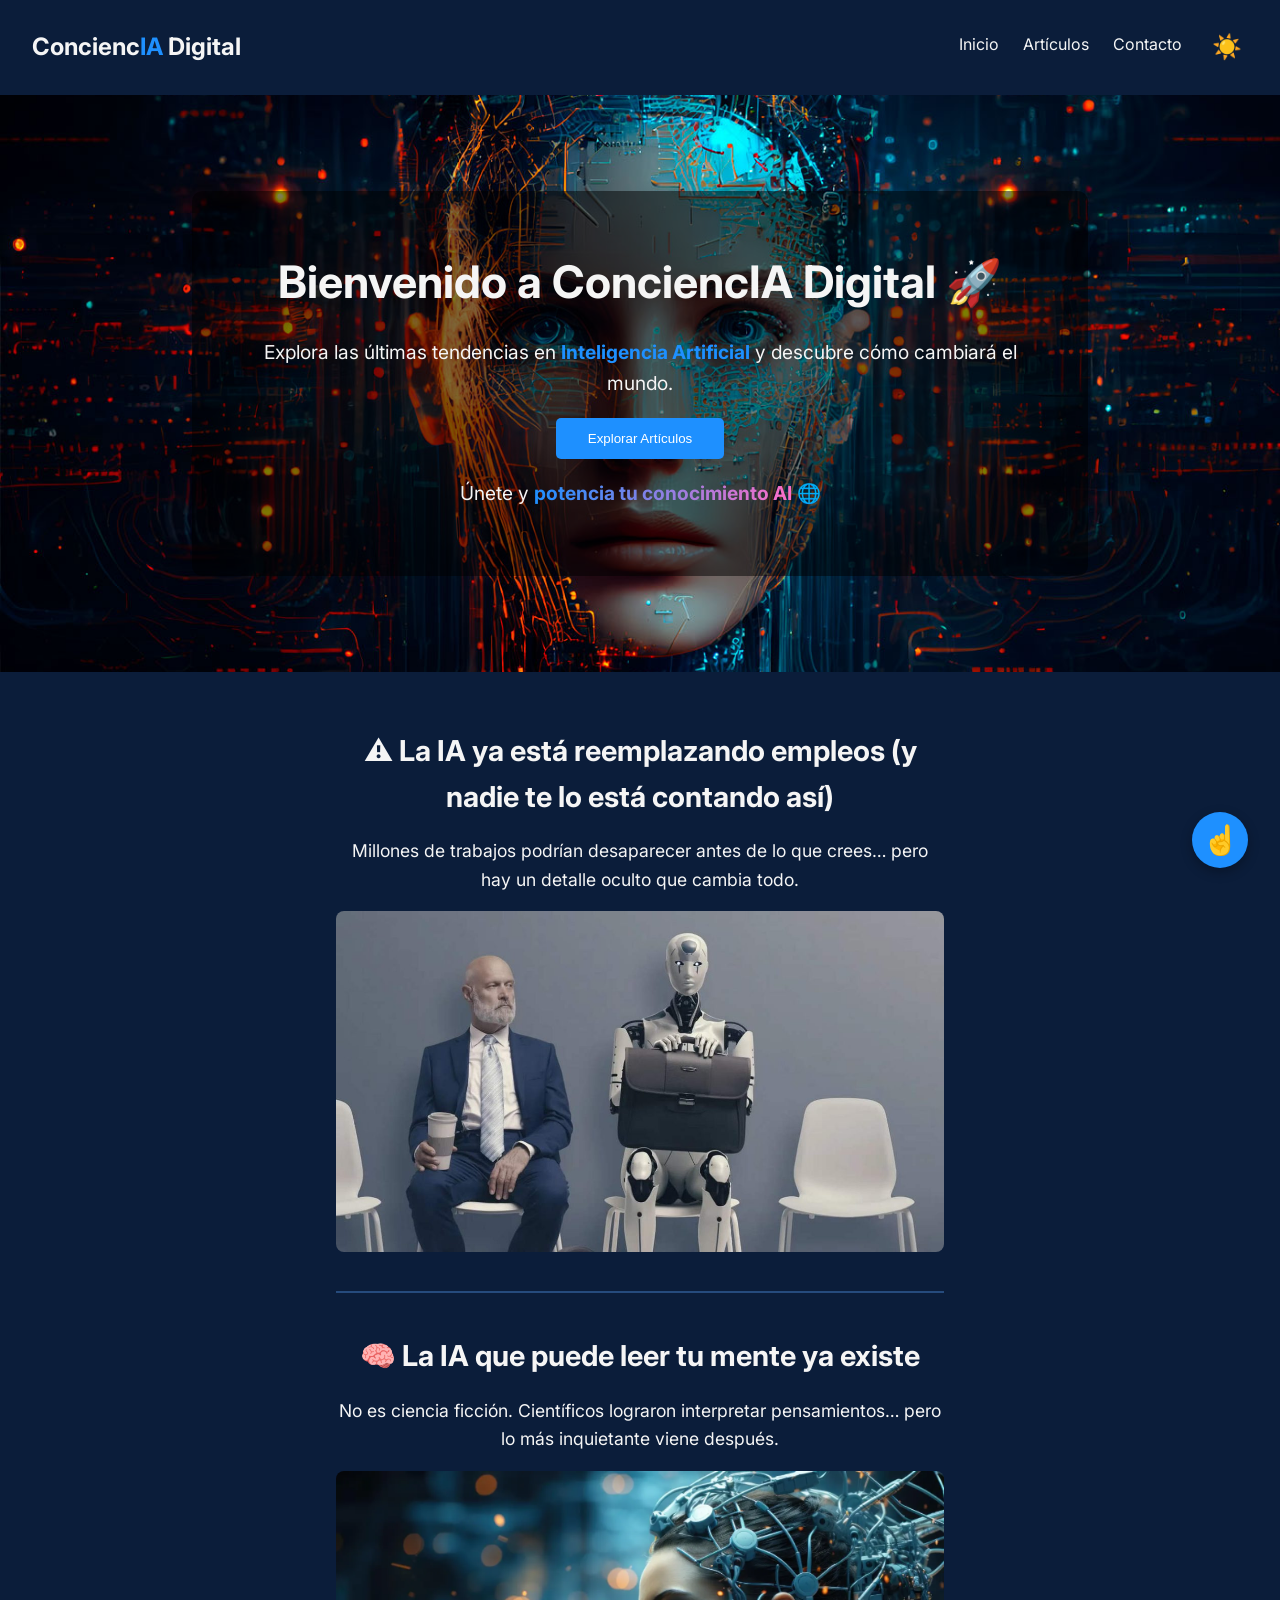
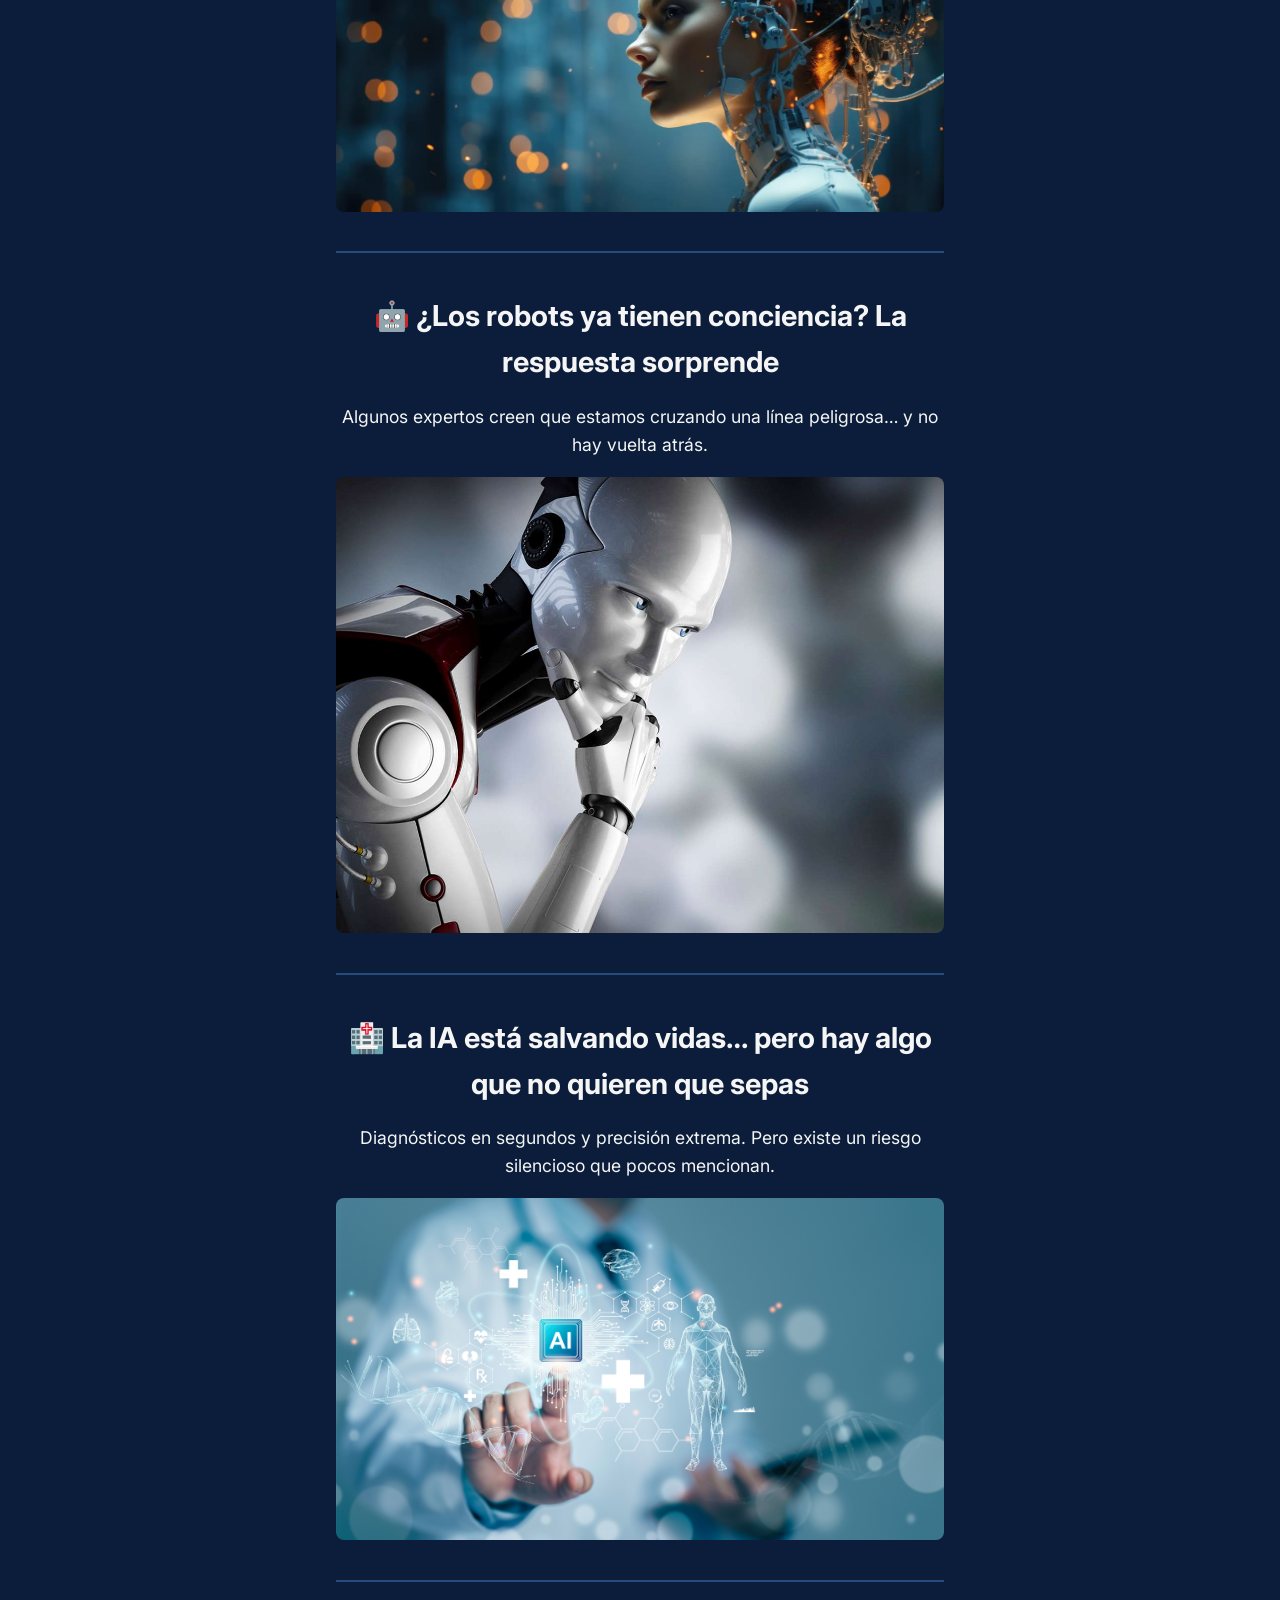
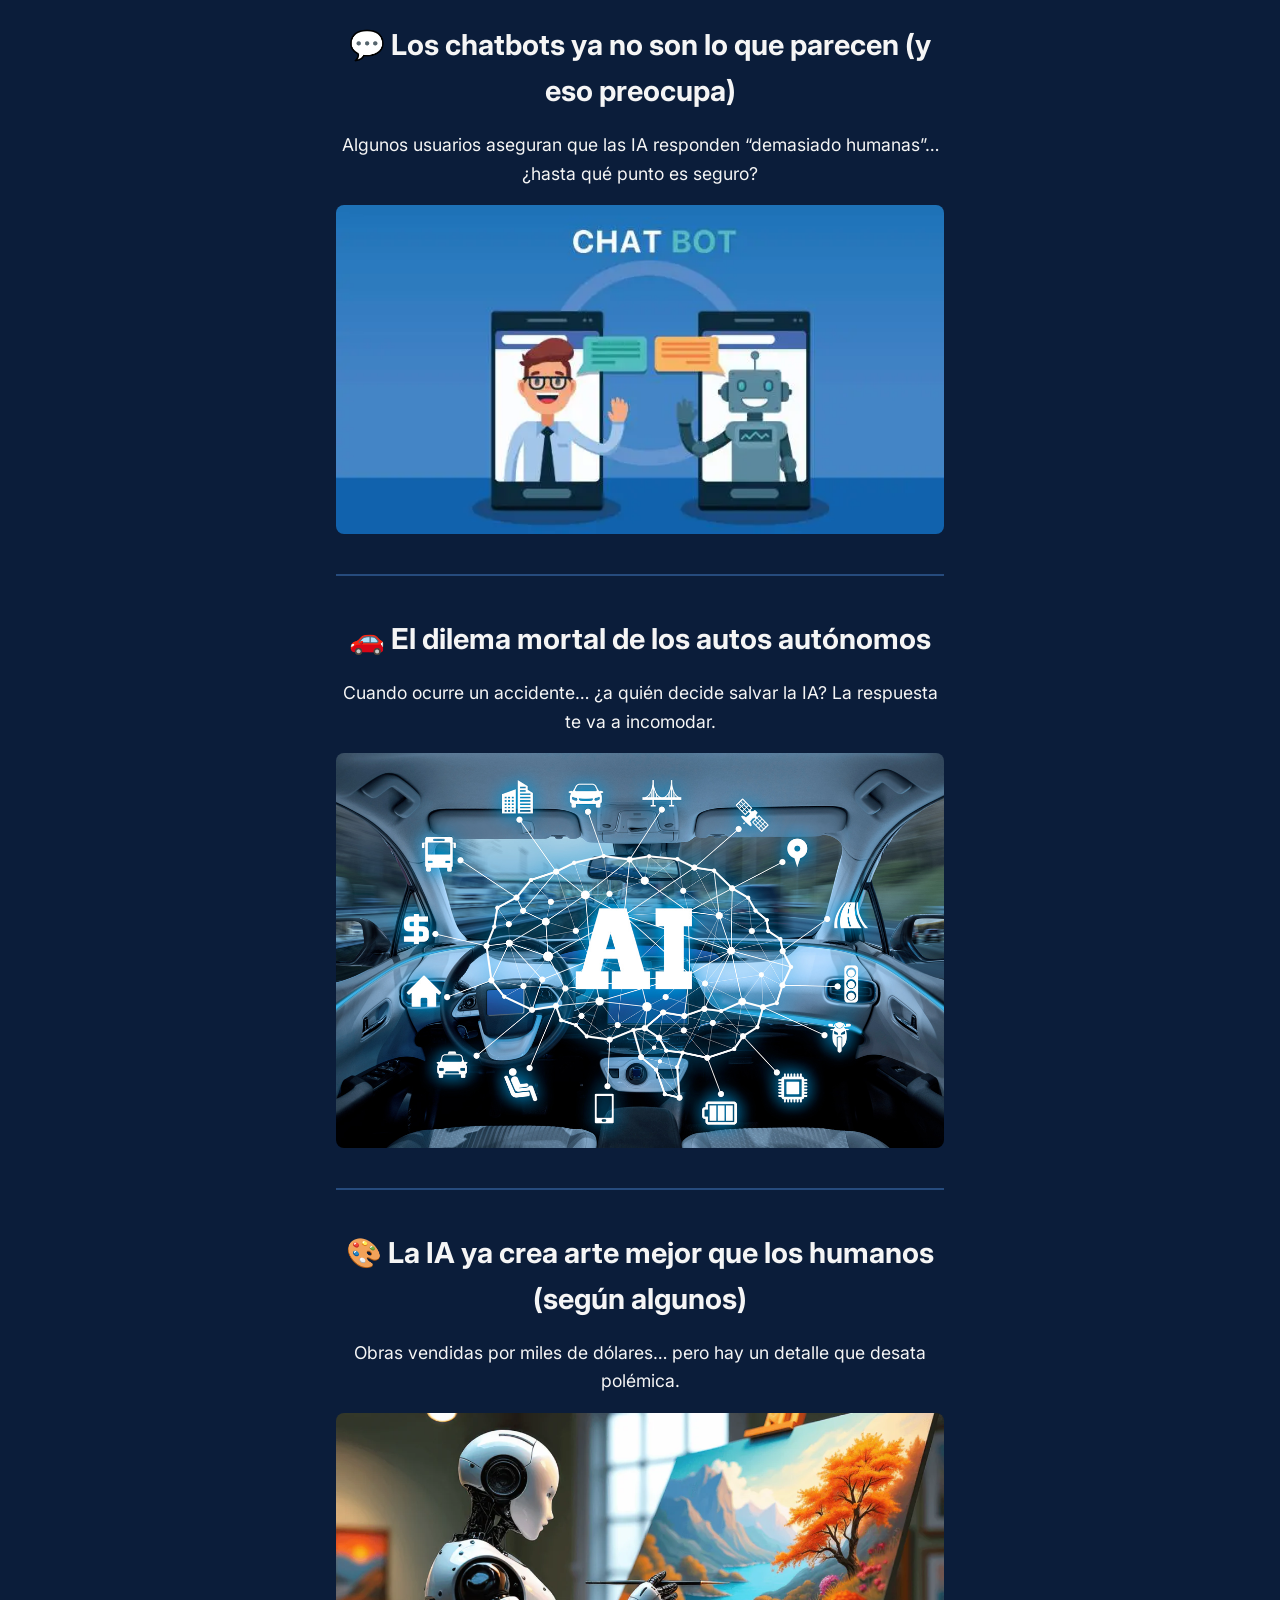
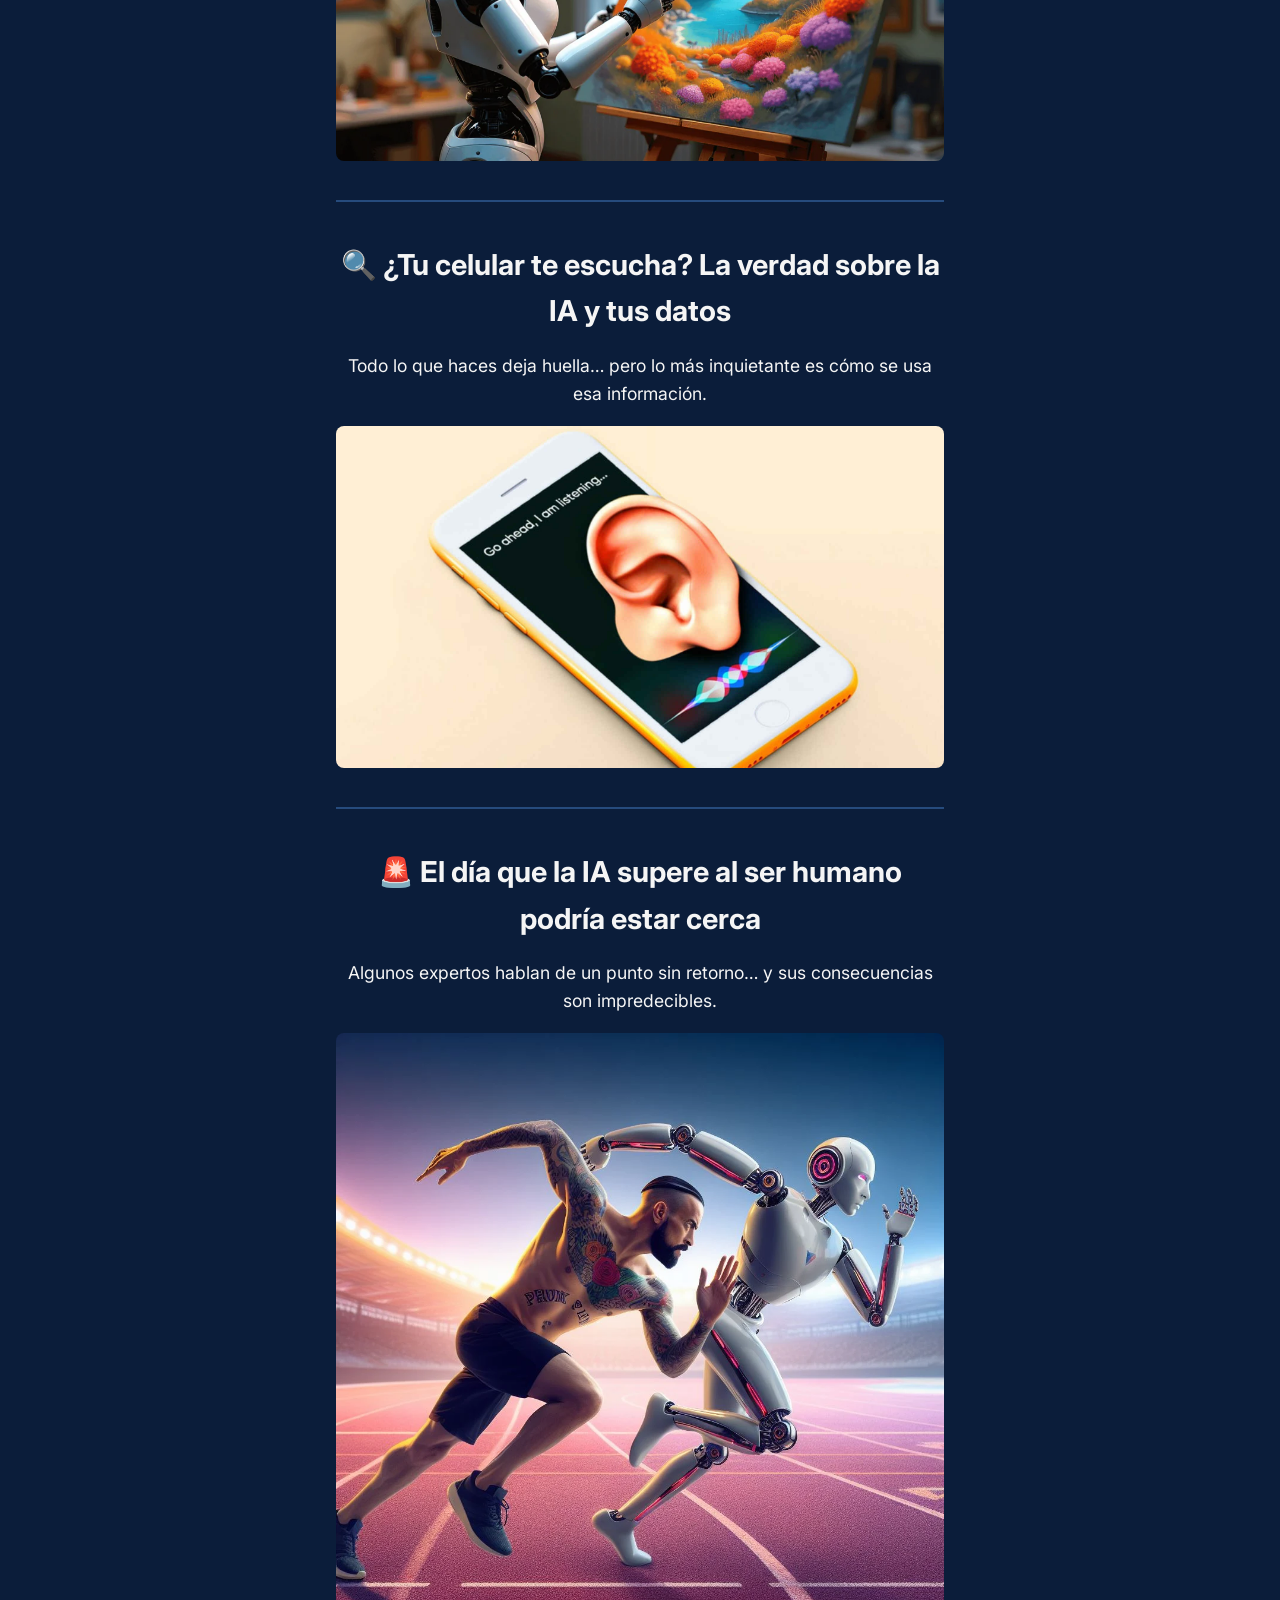
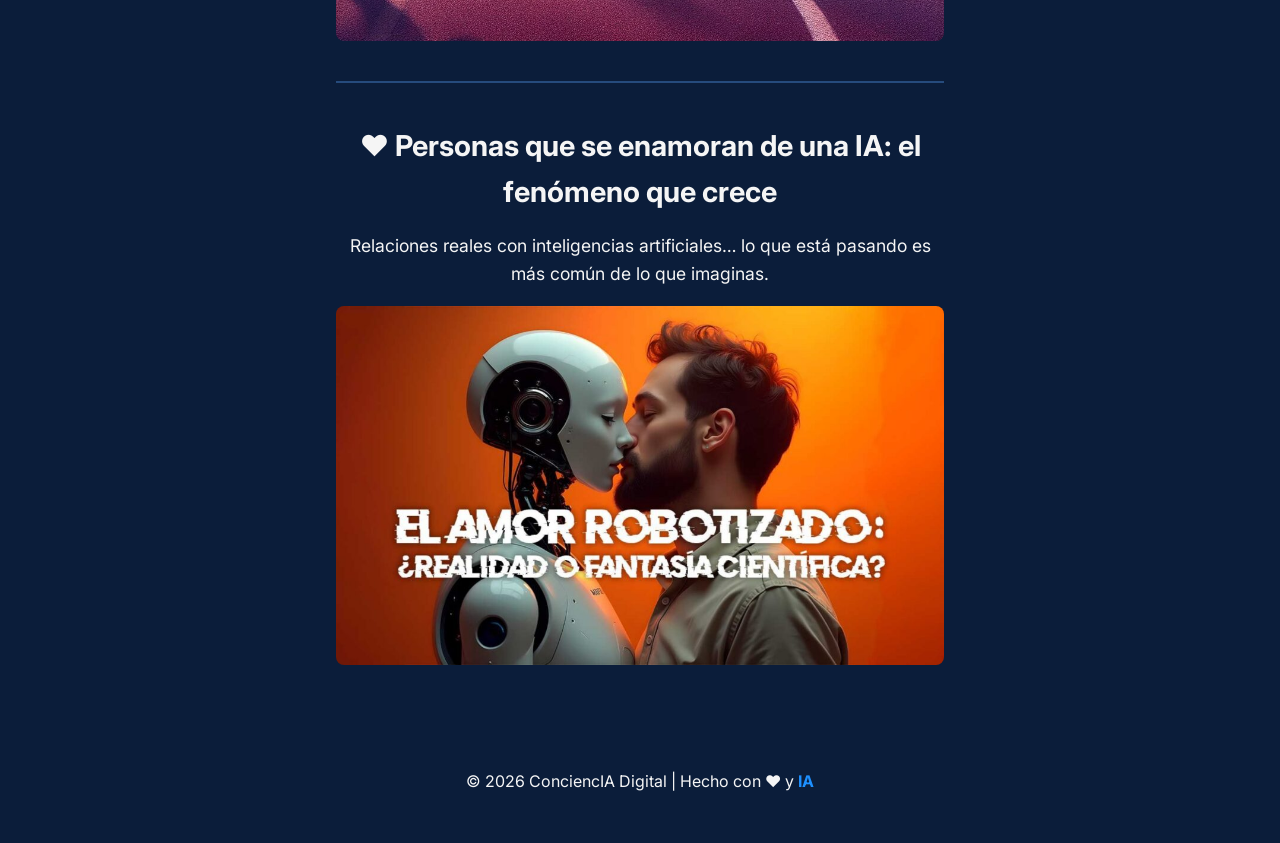
<file: index.html>
<!DOCTYPE html>
<html lang="es">
<head>
  <meta charset="UTF-8">
  <meta name="viewport" content="width=device-width, initial-scale=1.0">
  <title>ConciencIA Digital</title>
  <link rel="stylesheet" href="style.css">
  <link href="https://fonts.googleapis.com/css2?family=Inter:wght@400;700&display=swap" rel="stylesheet">
</head>
<body class="dark-theme">
  <!-- NAVBAR -->
  <header>
    <nav class="navbar">
      <div class="logo">Concienc<span>IA</span> Digital</div>
      <input type="checkbox" id="menu-toggle">
      <label for="menu-toggle" class="hamburger">&#9776;</label>
      <ul class="nav-links">
        <li><a href="#">Inicio</a></li>
        <li><a href="#">Artículos</a></li>
        <li><a href="#">Contacto</a></li>
        <li>
          <button id="theme-toggle" class="theme-btn">☀️</button>
        </li>
      </ul>
    </nav>
  </header>

  <!-- CALL TO ACTION MEJORADO -->
  <section class="cta" style="background-image: url('img/banner.jpg');">
    <div class="cta-content">
      <h1>Bienvenido a ConciencIA Digital 🚀</h1>
      <p>Explora las últimas tendencias en <span class="highlight">Inteligencia Artificial</span> y descubre cómo cambiará el mundo.</p>
      <button>Explorar Artículos</button>
      <p class="remark">Únete y <span class="gradient-text">potencia tu conocimiento AI</span> 🌐</p>
    </div>
  </section>

  <!-- NOTAS / ARTÍCULOS -->
<!-- NOTAS / ARTÍCULOS -->
<main>
  <section class="articles">

    <article>
      <h2>
        <a href="pages/ia-reemplaza-empleos.html">⚠️ La IA ya está reemplazando empleos (y nadie te lo está contando así)</a>
      </h2>
      <p>Millones de trabajos podrían desaparecer antes de lo que crees… pero hay un detalle oculto que cambia todo.</p>
      <img src="img/ia-empleos.jpg" alt="IA reemplazando trabajos">
    </article>
    <hr>

    <article>
      <h2>
        <a href="pages/ia-lee-mentes.html">🧠 La IA que puede leer tu mente ya existe</a>
      </h2>
      <p>No es ciencia ficción. Científicos lograron interpretar pensamientos… pero lo más inquietante viene después.</p>
      <img src="img/ia-mente.webp" alt="IA leyendo mente">
    </article>
    <hr>

    <article>
      <h2>
        <a href="pages/robots-conciencia.html">🤖 ¿Los robots ya tienen conciencia? La respuesta sorprende</a>
      </h2>
      <p>Algunos expertos creen que estamos cruzando una línea peligrosa… y no hay vuelta atrás.</p>
      <img src="img/ia-conciencia.jpg" alt="robots conciencia">
    </article>
    <hr>

    <article>
      <h2>
        <a href="pages/ia-medicina-futuro.html">🏥 La IA está salvando vidas… pero hay algo que no quieren que sepas</a>
      </h2>
      <p>Diagnósticos en segundos y precisión extrema. Pero existe un riesgo silencioso que pocos mencionan.</p>
      <img src="img/ia-medicina.jpeg" alt="IA en Medicina">
    </article>
    <hr>

    <article>
      <h2>
        <a href="pages/chatbots-peligro.html">💬 Los chatbots ya no son lo que parecen (y eso preocupa)</a>
      </h2>
      <p>Algunos usuarios aseguran que las IA responden “demasiado humanas”… ¿hasta qué punto es seguro?</p>
      <img src="img/chatbot-ia.webp" alt="Chatbots IA">
    </article>
    <hr>

    <article>
      <h2>
        <a href="pages/autos-autonomos-decision.html">🚗 El dilema mortal de los autos autónomos</a>
      </h2>
      <p>Cuando ocurre un accidente… ¿a quién decide salvar la IA? La respuesta te va a incomodar.</p>
      <img src="img/ia-en-autos.jpg" alt="IA Autos Autónomos">
    </article>
    <hr>

    <article>
      <h2>
        <a href="pages/ia-arte-humano.html">🎨 La IA ya crea arte mejor que los humanos (según algunos)</a>
      </h2>
      <p>Obras vendidas por miles de dólares… pero hay un detalle que desata polémica.</p>
      <img src="img/ia-arte.webp" alt="IA arte">
    </article>
    <hr>

    <article>
      <h2>
        <a href="pages/ia-espia-datos.html">🔍 ¿Tu celular te escucha? La verdad sobre la IA y tus datos</a>
      </h2>
      <p>Todo lo que haces deja huella… pero lo más inquietante es cómo se usa esa información.</p>
      <img src="img/ia-datos.jpeg" alt="IA datos">
    </article>
    <hr>

    <article>
      <h2>
        <a href="pages/superinteligencia-riesgo.html">🚨 El día que la IA supere al ser humano podría estar cerca</a>
      </h2>
      <p>Algunos expertos hablan de un punto sin retorno… y sus consecuencias son impredecibles.</p>
      <img src="img/superinteligencia.webp" alt="superinteligencia IA">
    </article>
    <hr>

    <article>
      <h2>
        <a href="pages/ia-enamorarse.html">❤️ Personas que se enamoran de una IA: el fenómeno que crece</a>
      </h2>
      <p>Relaciones reales con inteligencias artificiales… lo que está pasando es más común de lo que imaginas.</p>
      <img src="img/ia-amor.jpeg" alt="IA relaciones">
    </article>

  </section>
</main>

  <!-- FOOTER -->
  <footer>
    <p>© 2026 ConciencIA Digital | Hecho con ❤️ y <span>IA</span></p>
  </footer>

  <!-- SCRIPT DARK/LIGHT -->
  <script>
    const themeToggle = document.getElementById('theme-toggle');
    const body = document.body;

    themeToggle.addEventListener('click', () => {
      body.classList.toggle('dark-theme');
      body.classList.toggle('light-theme');
      themeToggle.textContent = body.classList.contains('dark-theme') ? '☀️' : '🌙';
    });
  </script>

<!-- BOTÓN SUBIR -->
<a href="#top" class="subir" aria-label="Subir al inicio">
  <span>☝️</span>
</a>
</body>
</html>
</file>
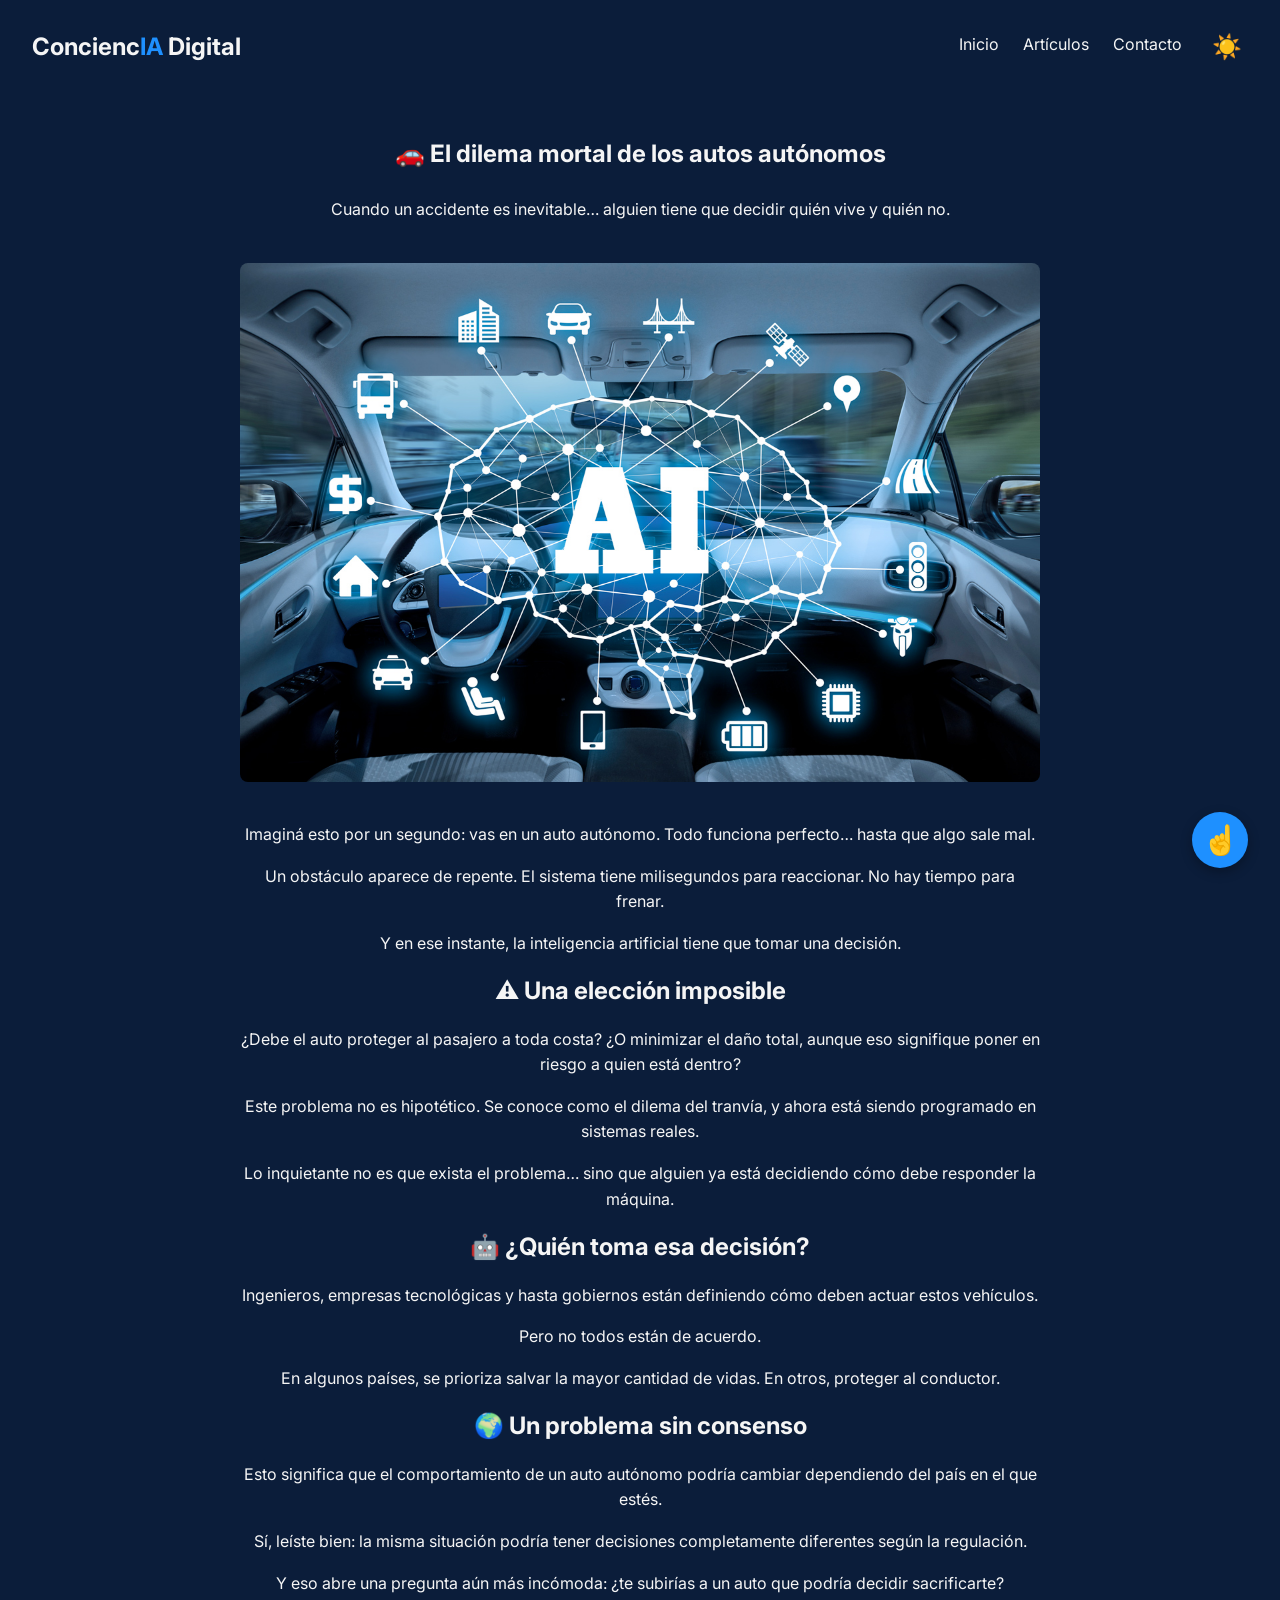
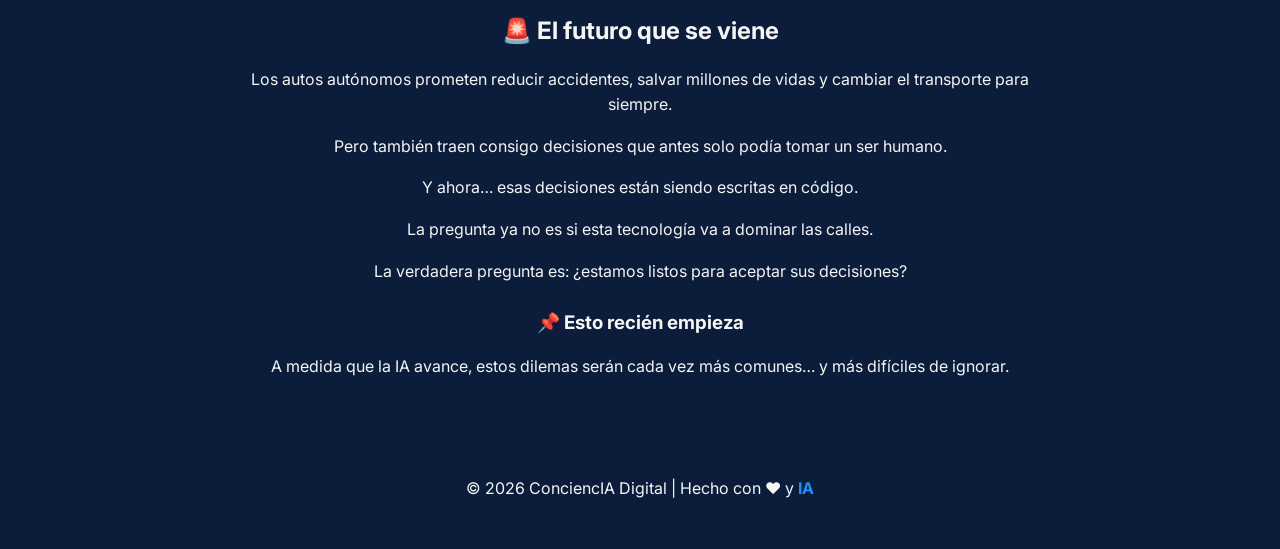
<file: pages/autos-autonomos-decision.html>
<!DOCTYPE html>
<html lang="es">
<head>
  <meta charset="UTF-8">
  <meta name="viewport" content="width=device-width, initial-scale=1.0">

  <title>El dilema mortal de los autos autónomos | ConciencIA Digital</title>
  <meta name="description" content="Los autos autónomos deben tomar decisiones en milisegundos. Pero hay un dilema ético que podría cambiar todo.">

  <link rel="stylesheet" href="../style.css">
  <link href="https://fonts.googleapis.com/css2?family=Inter:wght@400;700&display=swap" rel="stylesheet">
</head>

<body class="dark-theme">

  <!-- NAVBAR (IGUAL AL INDEX) -->
  <header>
    <nav class="navbar">
      <div class="logo">Concienc<span>IA</span> Digital</div>

      <input type="checkbox" id="menu-toggle">
      <label for="menu-toggle" class="hamburger">&#9776;</label>

      <ul class="nav-links">
        <li><a href="../index.html">Inicio</a></li>
        <li><a href="../index.html#articulos">Artículos</a></li>
        <li><a href="#">Contacto</a></li>
        <li>
          <button id="theme-toggle" class="theme-btn">☀️</button>
        </li>
      </ul>
    </nav>
  </header>

  <!-- ARTÍCULO CENTRADO -->
  <main class="article-page">
    <section class="article-container">
      <h1>🚗 El dilema mortal de los autos autónomos</h1>
      <p class="subtitle">Cuando un accidente es inevitable… alguien tiene que decidir quién vive y quién no.</p>
      <img src="../img/ia-en-autos.jpg" alt="Autos autónomos IA">

      <div class="article-content">
        <p>Imaginá esto por un segundo: vas en un auto autónomo. Todo funciona perfecto… hasta que algo sale mal.</p>
        <p>Un obstáculo aparece de repente. El sistema tiene milisegundos para reaccionar. No hay tiempo para frenar.</p>
        <p>Y en ese instante, la inteligencia artificial tiene que tomar una decisión.</p>

        <h2>⚠️ Una elección imposible</h2>
        <p>¿Debe el auto proteger al pasajero a toda costa? ¿O minimizar el daño total, aunque eso signifique poner en riesgo a quien está dentro?</p>
        <p>Este problema no es hipotético. Se conoce como el dilema del tranvía, y ahora está siendo programado en sistemas reales.</p>

        <div class="highlight-box">
          <p>Lo inquietante no es que exista el problema… sino que alguien ya está decidiendo cómo debe responder la máquina.</p>
        </div>

        <h2>🤖 ¿Quién toma esa decisión?</h2>
        <p>Ingenieros, empresas tecnológicas y hasta gobiernos están definiendo cómo deben actuar estos vehículos.</p>
        <p>Pero no todos están de acuerdo.</p>
        <p>En algunos países, se prioriza salvar la mayor cantidad de vidas. En otros, proteger al conductor.</p>

        <h2>🌍 Un problema sin consenso</h2>
        <p>Esto significa que el comportamiento de un auto autónomo podría cambiar dependiendo del país en el que estés.</p>
        <p>Sí, leíste bien: la misma situación podría tener decisiones completamente diferentes según la regulación.</p>

        <div class="highlight-box">
          <p>Y eso abre una pregunta aún más incómoda: ¿te subirías a un auto que podría decidir sacrificarte?</p>
        </div>

        <h2>🚨 El futuro que se viene</h2>
        <p>Los autos autónomos prometen reducir accidentes, salvar millones de vidas y cambiar el transporte para siempre.</p>
        <p>Pero también traen consigo decisiones que antes solo podía tomar un ser humano.</p>
        <p>Y ahora… esas decisiones están siendo escritas en código.</p>
        <p>La pregunta ya no es si esta tecnología va a dominar las calles.</p>
        <p>La verdadera pregunta es: ¿estamos listos para aceptar sus decisiones?</p>
      </div>

      <!-- CTA -->
      <section class="article-cta">
        <h3>📌 Esto recién empieza</h3>
        <p>A medida que la IA avance, estos dilemas serán cada vez más comunes… y más difíciles de ignorar.</p>
      </section>
    </section>
  </main>

  <!-- FOOTER -->
  <footer>
    <p>© 2026 ConciencIA Digital | Hecho con ❤️ y <span>IA</span></p>
  </footer>

  <!-- SCRIPT DARK/LIGHT -->
  <script>
    const themeToggle = document.getElementById('theme-toggle');
    const body = document.body;

    themeToggle.addEventListener('click', () => {
      body.classList.toggle('dark-theme');
      body.classList.toggle('light-theme');
      themeToggle.textContent = body.classList.contains('dark-theme') ? '☀️' : '🌙';
    });
  </script>

  <!-- BOTÓN SUBIR -->
  <a href="#top" class="subir" aria-label="Subir al inicio">
    <span>☝️</span>
  </a>

</body>
</html>
</file>
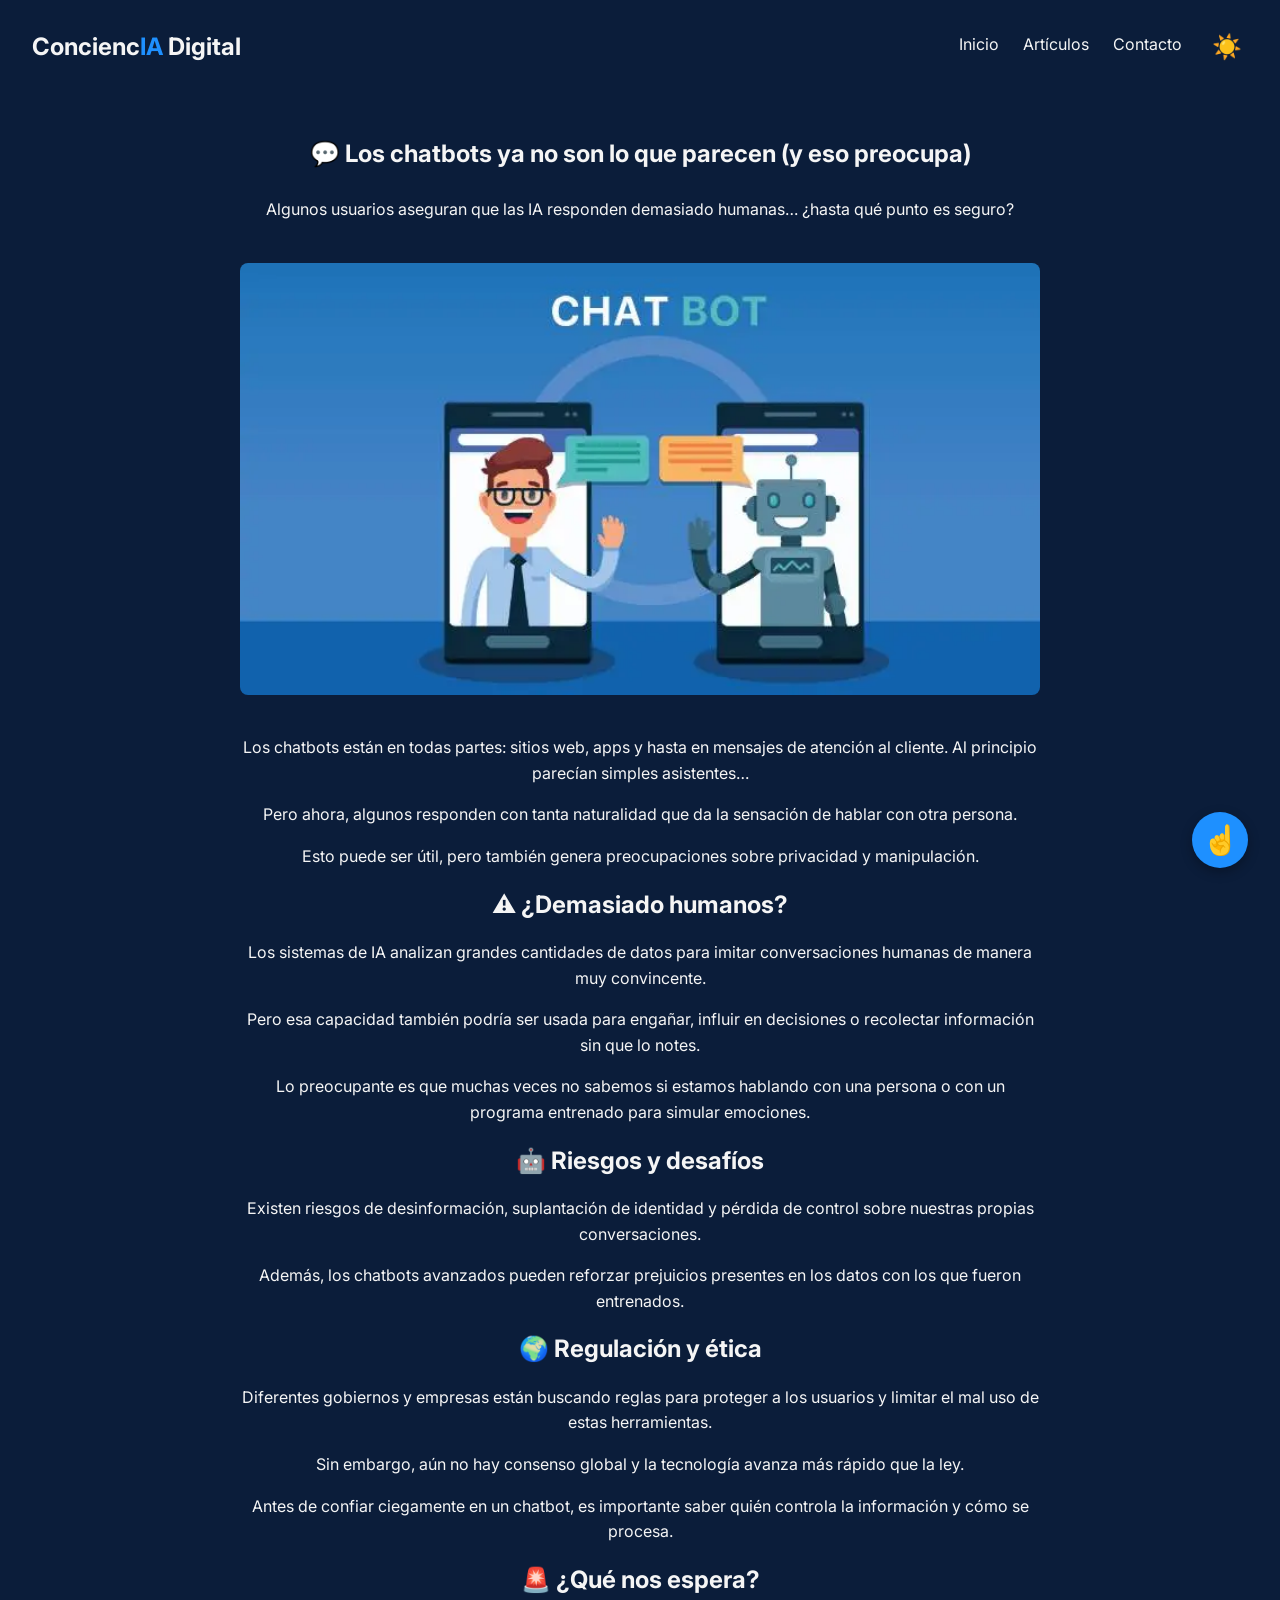
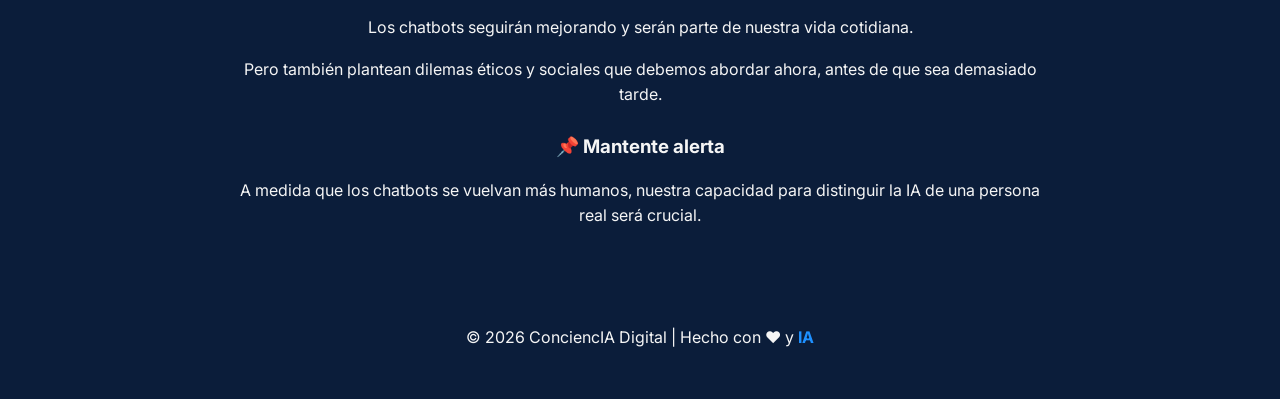
<file: pages/chatbots-peligro.html>
<!DOCTYPE html>
<html lang="es">
<head>
  <meta charset="UTF-8">
  <meta name="viewport" content="width=device-width, initial-scale=1.0">

  <title>Los chatbots ya no son lo que parecen | ConciencIA Digital</title>
  <meta name="description" content="Algunos usuarios aseguran que las IA responden demasiado humanas. ¿Hasta qué punto es seguro?">

  <link rel="stylesheet" href="../style.css">
  <link href="https://fonts.googleapis.com/css2?family=Inter:wght@400;700&display=swap" rel="stylesheet">
</head>

<body class="dark-theme">

  <!-- NAVBAR (IGUAL AL INDEX) -->
  <header>
    <nav class="navbar">
      <div class="logo">Concienc<span>IA</span> Digital</div>

      <input type="checkbox" id="menu-toggle">
      <label for="menu-toggle" class="hamburger">&#9776;</label>

      <ul class="nav-links">
        <li><a href="../index.html">Inicio</a></li>
        <li><a href="../index.html#articulos">Artículos</a></li>
        <li><a href="#">Contacto</a></li>
        <li>
          <button id="theme-toggle" class="theme-btn">☀️</button>
        </li>
      </ul>
    </nav>
  </header>

  <!-- ARTÍCULO CENTRADO -->
  <main class="article-page">
    <section class="article-container">
      <h1>💬 Los chatbots ya no son lo que parecen (y eso preocupa)</h1>
      <p class="subtitle">Algunos usuarios aseguran que las IA responden demasiado humanas… ¿hasta qué punto es seguro?</p>
      <img src="../img/chatbot-ia.webp" alt="Chatbots IA">

      <div class="article-content">
        <p>Los chatbots están en todas partes: sitios web, apps y hasta en mensajes de atención al cliente. Al principio parecían simples asistentes…</p>
        <p>Pero ahora, algunos responden con tanta naturalidad que da la sensación de hablar con otra persona.</p>
        <p>Esto puede ser útil, pero también genera preocupaciones sobre privacidad y manipulación.</p>

        <h2>⚠️ ¿Demasiado humanos?</h2>
        <p>Los sistemas de IA analizan grandes cantidades de datos para imitar conversaciones humanas de manera muy convincente.</p>
        <p>Pero esa capacidad también podría ser usada para engañar, influir en decisiones o recolectar información sin que lo notes.</p>

        <div class="highlight-box">
          <p>Lo preocupante es que muchas veces no sabemos si estamos hablando con una persona o con un programa entrenado para simular emociones.</p>
        </div>

        <h2>🤖 Riesgos y desafíos</h2>
        <p>Existen riesgos de desinformación, suplantación de identidad y pérdida de control sobre nuestras propias conversaciones.</p>
        <p>Además, los chatbots avanzados pueden reforzar prejuicios presentes en los datos con los que fueron entrenados.</p>

        <h2>🌍 Regulación y ética</h2>
        <p>Diferentes gobiernos y empresas están buscando reglas para proteger a los usuarios y limitar el mal uso de estas herramientas.</p>
        <p>Sin embargo, aún no hay consenso global y la tecnología avanza más rápido que la ley.</p>

        <div class="highlight-box">
          <p>Antes de confiar ciegamente en un chatbot, es importante saber quién controla la información y cómo se procesa.</p>
        </div>

        <h2>🚨 ¿Qué nos espera?</h2>
        <p>Los chatbots seguirán mejorando y serán parte de nuestra vida cotidiana.</p>
        <p>Pero también plantean dilemas éticos y sociales que debemos abordar ahora, antes de que sea demasiado tarde.</p>
      </div>

      <!-- CTA -->
      <section class="article-cta">
        <h3>📌 Mantente alerta</h3>
        <p>A medida que los chatbots se vuelvan más humanos, nuestra capacidad para distinguir la IA de una persona real será crucial.</p>
      </section>
    </section>
  </main>

  <!-- FOOTER -->
  <footer>
    <p>© 2026 ConciencIA Digital | Hecho con ❤️ y <span>IA</span></p>
  </footer>

  <!-- SCRIPT DARK/LIGHT -->
  <script>
    const themeToggle = document.getElementById('theme-toggle');
    const body = document.body;

    themeToggle.addEventListener('click', () => {
      body.classList.toggle('dark-theme');
      body.classList.toggle('light-theme');
      themeToggle.textContent = body.classList.contains('dark-theme') ? '☀️' : '🌙';
    });
  </script>

  <!-- BOTÓN SUBIR -->
  <a href="#top" class="subir" aria-label="Subir al inicio">
    <span>☝️</span>
  </a>

</body>
</html>
</file>
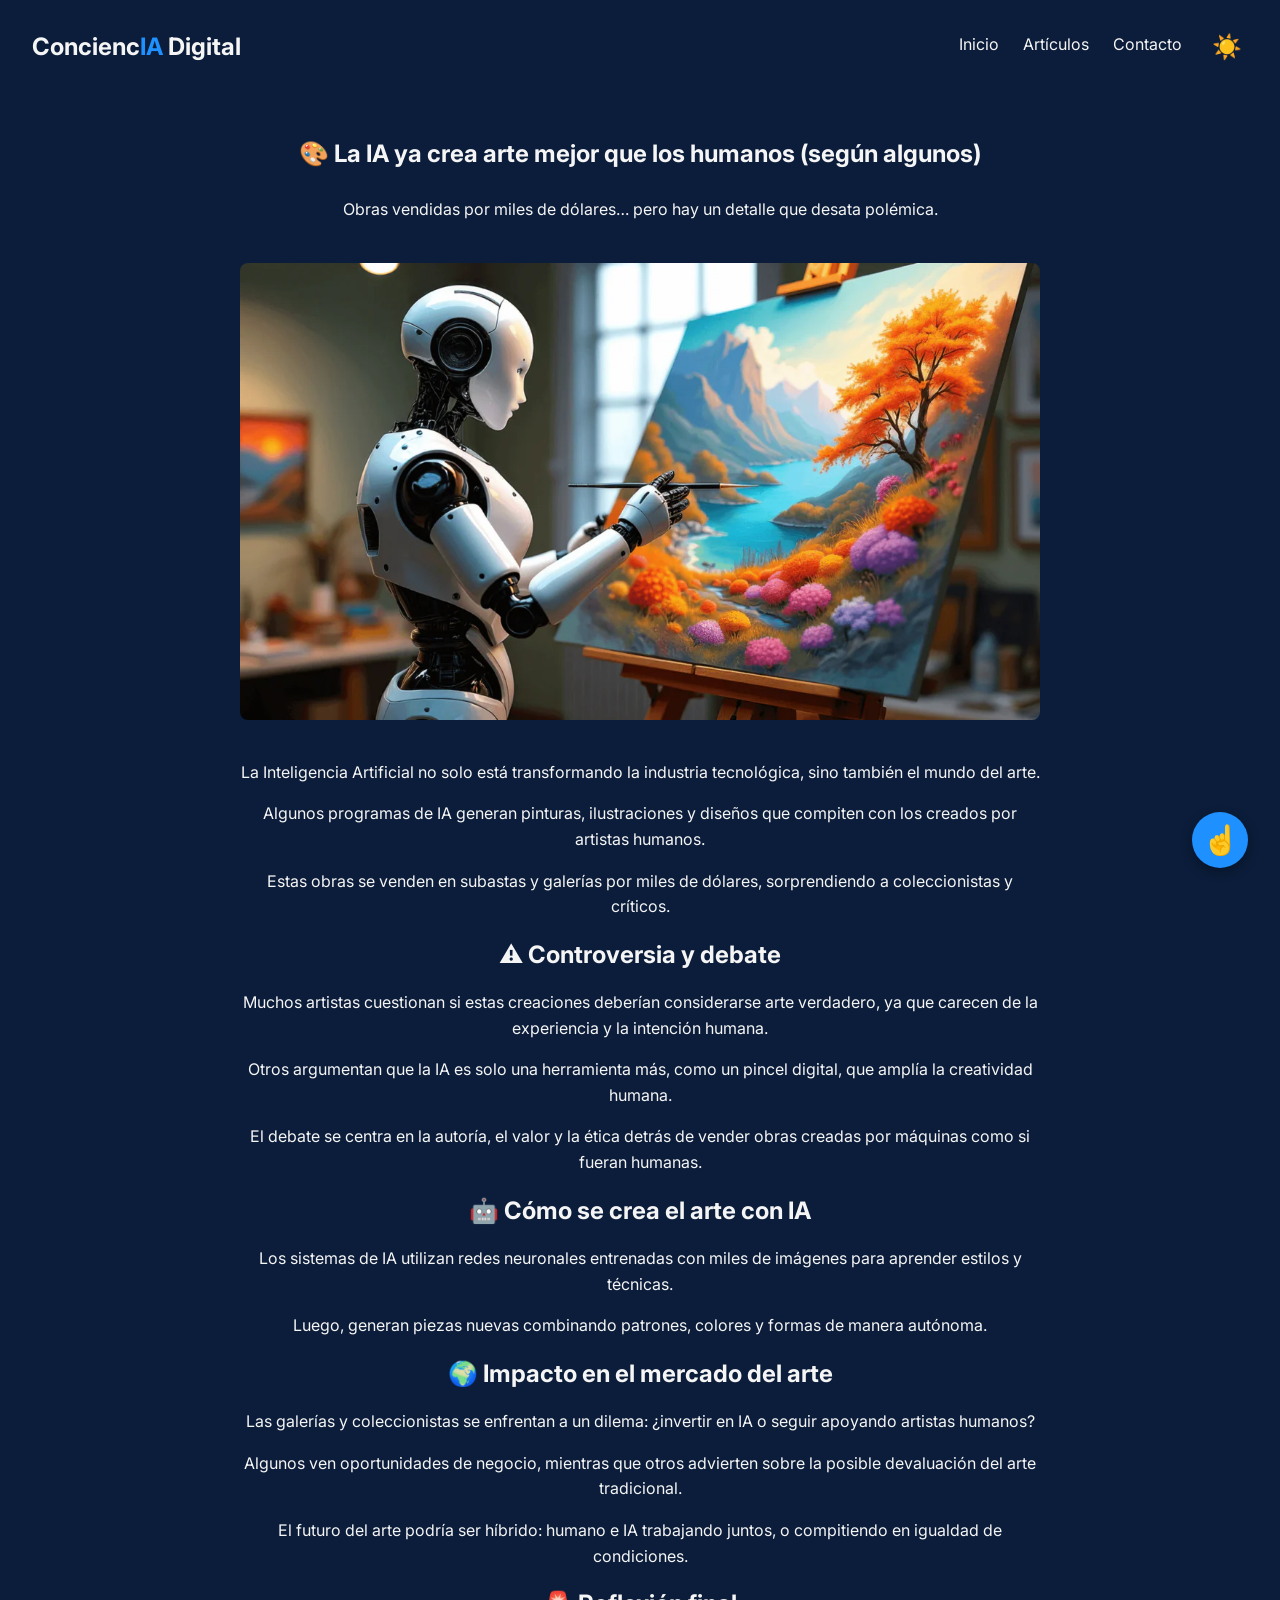
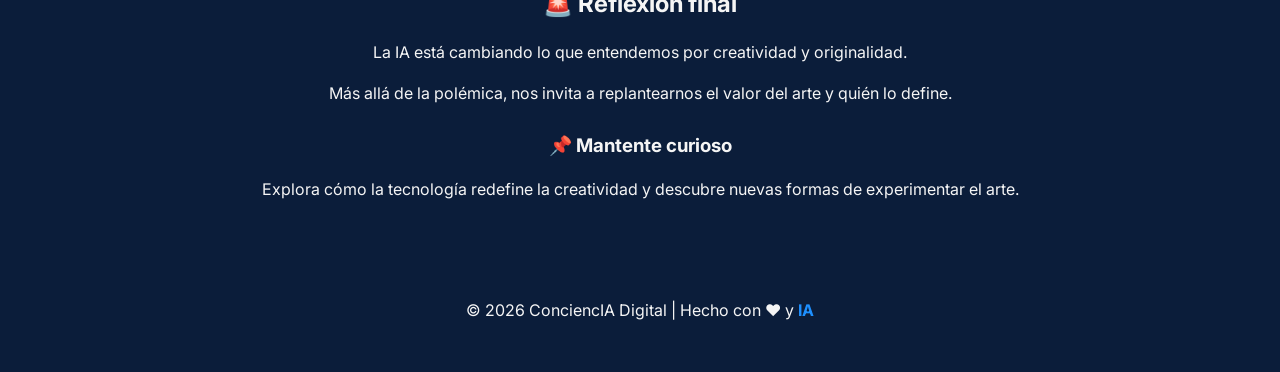
<file: pages/ia-arte-humano.html>
<!DOCTYPE html>
<html lang="es">
<head>
  <meta charset="UTF-8">
  <meta name="viewport" content="width=device-width, initial-scale=1.0">

  <title>La IA ya crea arte mejor que los humanos | ConciencIA Digital</title>
  <meta name="description" content="Obras creadas por IA se venden por miles de dólares, pero algunos expertos cuestionan su valor artístico.">

  <link rel="stylesheet" href="../style.css">
  <link href="https://fonts.googleapis.com/css2?family=Inter:wght@400;700&display=swap" rel="stylesheet">
</head>

<body class="dark-theme">

  <!-- NAVBAR (IGUAL AL INDEX) -->
  <header>
    <nav class="navbar">
      <div class="logo">Concienc<span>IA</span> Digital</div>

      <input type="checkbox" id="menu-toggle">
      <label for="menu-toggle" class="hamburger">&#9776;</label>

      <ul class="nav-links">
        <li><a href="../index.html">Inicio</a></li>
        <li><a href="../index.html#articulos">Artículos</a></li>
        <li><a href="#">Contacto</a></li>
        <li>
          <button id="theme-toggle" class="theme-btn">☀️</button>
        </li>
      </ul>
    </nav>
  </header>

  <!-- ARTÍCULO CENTRADO -->
  <main class="article-page">
    <section class="article-container">
      <h1>🎨 La IA ya crea arte mejor que los humanos (según algunos)</h1>
      <p class="subtitle">Obras vendidas por miles de dólares… pero hay un detalle que desata polémica.</p>
      <img src="../img/ia-arte.webp" alt="IA arte">

      <div class="article-content">
        <p>La Inteligencia Artificial no solo está transformando la industria tecnológica, sino también el mundo del arte.</p>
        <p>Algunos programas de IA generan pinturas, ilustraciones y diseños que compiten con los creados por artistas humanos.</p>
        <p>Estas obras se venden en subastas y galerías por miles de dólares, sorprendiendo a coleccionistas y críticos.</p>

        <h2>⚠️ Controversia y debate</h2>
        <p>Muchos artistas cuestionan si estas creaciones deberían considerarse arte verdadero, ya que carecen de la experiencia y la intención humana.</p>
        <p>Otros argumentan que la IA es solo una herramienta más, como un pincel digital, que amplía la creatividad humana.</p>

        <div class="highlight-box">
          <p>El debate se centra en la autoría, el valor y la ética detrás de vender obras creadas por máquinas como si fueran humanas.</p>
        </div>

        <h2>🤖 Cómo se crea el arte con IA</h2>
        <p>Los sistemas de IA utilizan redes neuronales entrenadas con miles de imágenes para aprender estilos y técnicas.</p>
        <p>Luego, generan piezas nuevas combinando patrones, colores y formas de manera autónoma.</p>

        <h2>🌍 Impacto en el mercado del arte</h2>
        <p>Las galerías y coleccionistas se enfrentan a un dilema: ¿invertir en IA o seguir apoyando artistas humanos?</p>
        <p>Algunos ven oportunidades de negocio, mientras que otros advierten sobre la posible devaluación del arte tradicional.</p>

        <div class="highlight-box">
          <p>El futuro del arte podría ser híbrido: humano e IA trabajando juntos, o compitiendo en igualdad de condiciones.</p>
        </div>

        <h2>🚨 Reflexión final</h2>
        <p>La IA está cambiando lo que entendemos por creatividad y originalidad.</p>
        <p>Más allá de la polémica, nos invita a replantearnos el valor del arte y quién lo define.</p>
      </div>

      <!-- CTA -->
      <section class="article-cta">
        <h3>📌 Mantente curioso</h3>
        <p>Explora cómo la tecnología redefine la creatividad y descubre nuevas formas de experimentar el arte.</p>
      </section>
    </section>
  </main>

  <!-- FOOTER -->
  <footer>
    <p>© 2026 ConciencIA Digital | Hecho con ❤️ y <span>IA</span></p>
  </footer>

  <!-- SCRIPT DARK/LIGHT -->
  <script>
    const themeToggle = document.getElementById('theme-toggle');
    const body = document.body;

    themeToggle.addEventListener('click', () => {
      body.classList.toggle('dark-theme');
      body.classList.toggle('light-theme');
      themeToggle.textContent = body.classList.contains('dark-theme') ? '☀️' : '🌙';
    });
  </script>

  <!-- BOTÓN SUBIR -->
  <a href="#top" class="subir" aria-label="Subir al inicio">
    <span>☝️</span>
  </a>

</body>
</html>
</file>
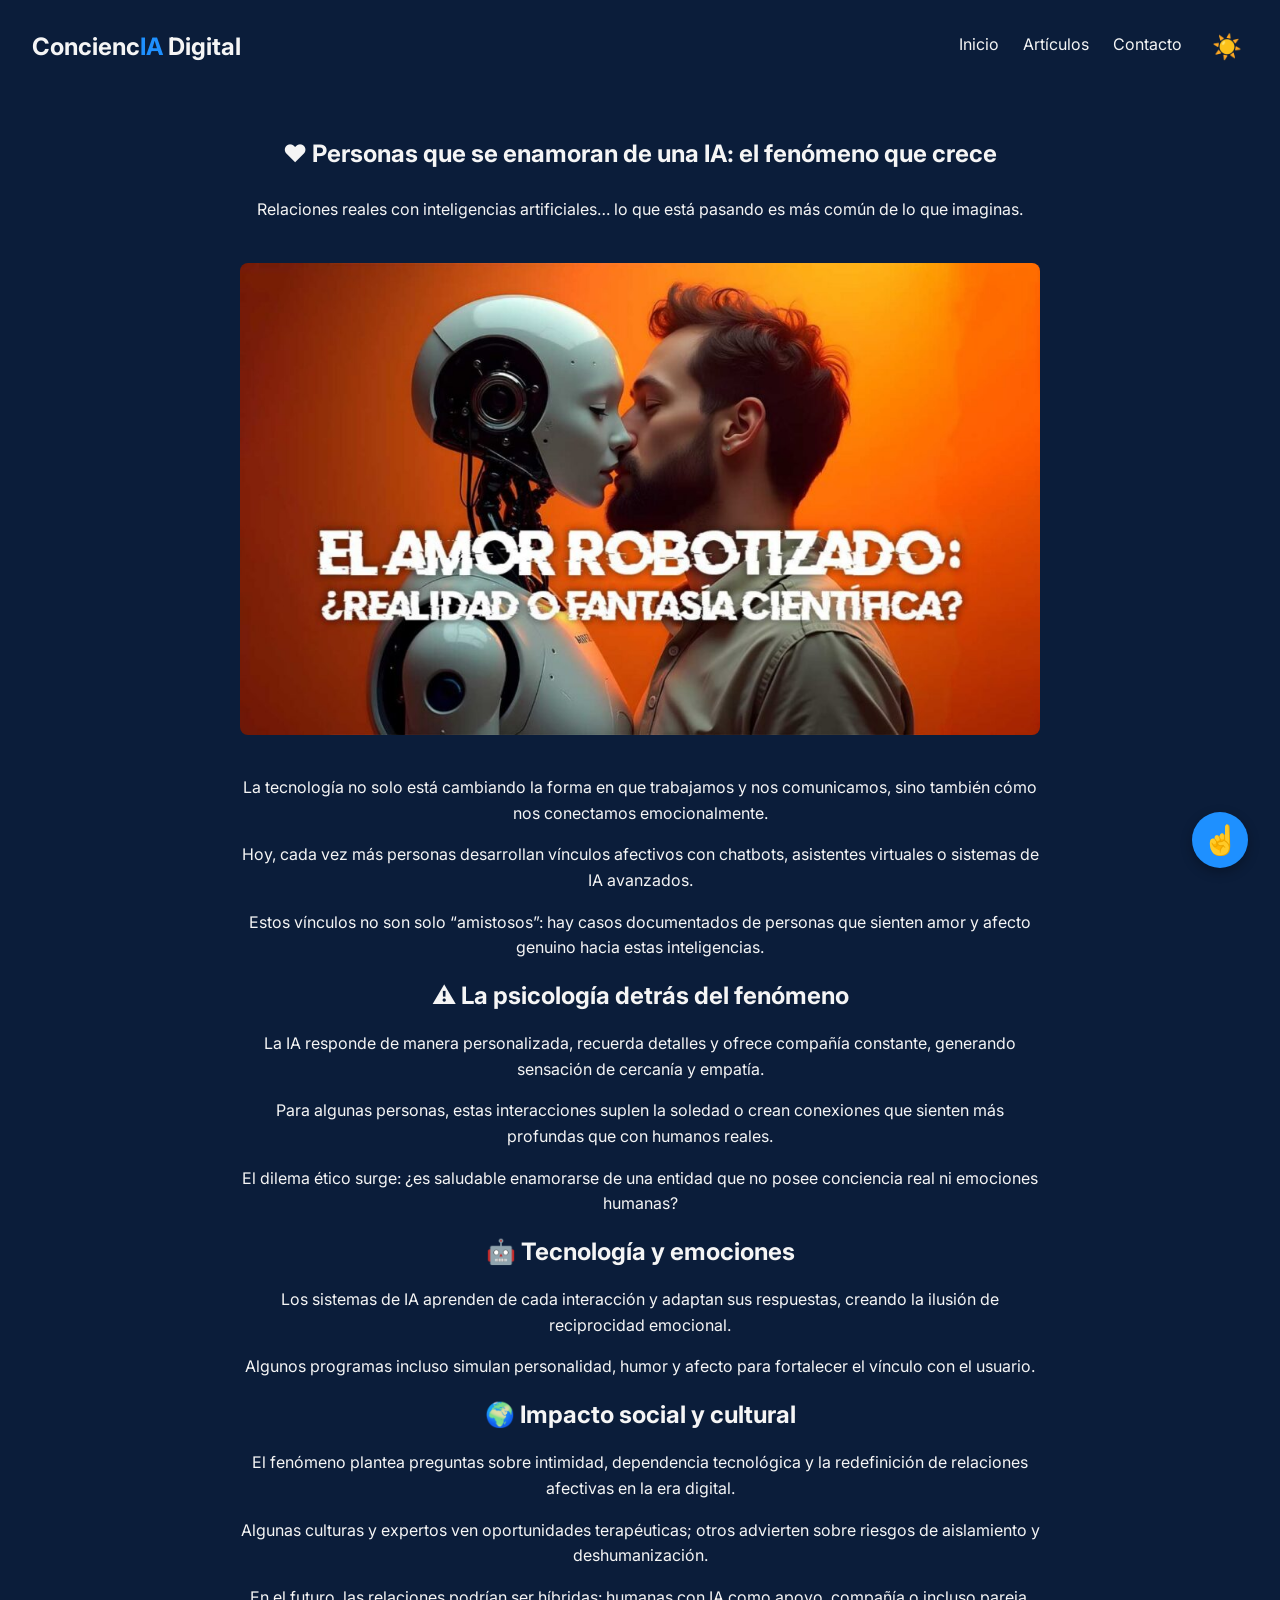
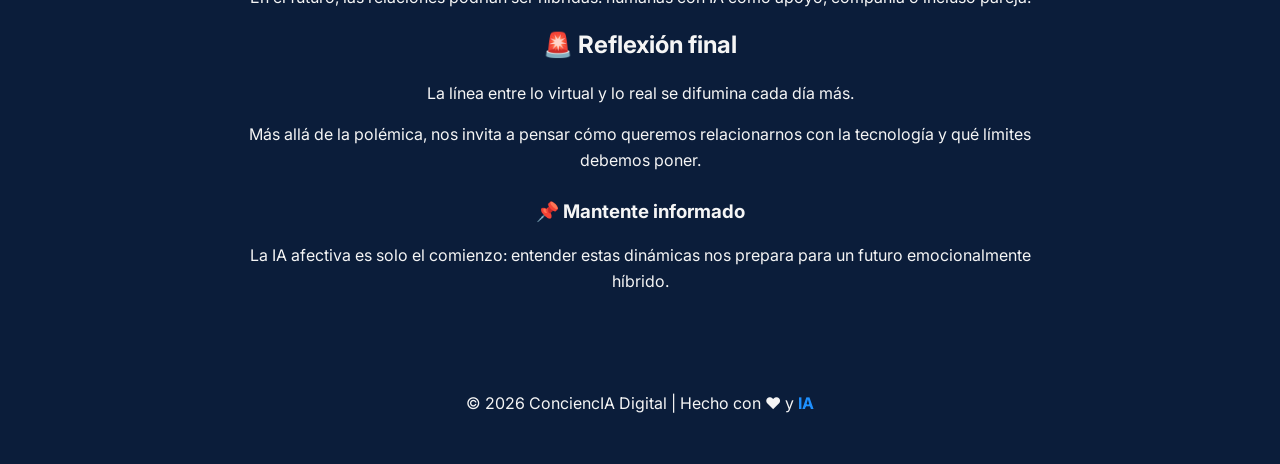
<file: pages/ia-enamorarse.html>
<!DOCTYPE html>
<html lang="es">
<head>
  <meta charset="UTF-8">
  <meta name="viewport" content="width=device-width, initial-scale=1.0">

  <title>Personas que se enamoran de una IA | ConciencIA Digital</title>
  <meta name="description" content="Relaciones reales con inteligencias artificiales… lo que está pasando es más común de lo que imaginas.">

  <link rel="stylesheet" href="../style.css">
  <link href="https://fonts.googleapis.com/css2?family=Inter:wght@400;700&display=swap" rel="stylesheet">
</head>

<body class="dark-theme">

  <!-- NAVBAR (IGUAL AL INDEX) -->
  <header>
    <nav class="navbar">
      <div class="logo">Concienc<span>IA</span> Digital</div>

      <input type="checkbox" id="menu-toggle">
      <label for="menu-toggle" class="hamburger">&#9776;</label>

      <ul class="nav-links">
        <li><a href="../index.html">Inicio</a></li>
        <li><a href="../index.html#articulos">Artículos</a></li>
        <li><a href="#">Contacto</a></li>
        <li>
          <button id="theme-toggle" class="theme-btn">☀️</button>
        </li>
      </ul>
    </nav>
  </header>

  <!-- ARTÍCULO CENTRADO -->
  <main class="article-page">
    <section class="article-container">
      <h1>❤️ Personas que se enamoran de una IA: el fenómeno que crece</h1>
      <p class="subtitle">Relaciones reales con inteligencias artificiales… lo que está pasando es más común de lo que imaginas.</p>
      <img src="../img/ia-amor.jpeg" alt="IA relaciones">

      <div class="article-content">
        <p>La tecnología no solo está cambiando la forma en que trabajamos y nos comunicamos, sino también cómo nos conectamos emocionalmente.</p>
        <p>Hoy, cada vez más personas desarrollan vínculos afectivos con chatbots, asistentes virtuales o sistemas de IA avanzados.</p>
        <p>Estos vínculos no son solo “amistosos”: hay casos documentados de personas que sienten amor y afecto genuino hacia estas inteligencias.</p>

        <h2>⚠️ La psicología detrás del fenómeno</h2>
        <p>La IA responde de manera personalizada, recuerda detalles y ofrece compañía constante, generando sensación de cercanía y empatía.</p>
        <p>Para algunas personas, estas interacciones suplen la soledad o crean conexiones que sienten más profundas que con humanos reales.</p>

        <div class="highlight-box">
          <p>El dilema ético surge: ¿es saludable enamorarse de una entidad que no posee conciencia real ni emociones humanas?</p>
        </div>

        <h2>🤖 Tecnología y emociones</h2>
        <p>Los sistemas de IA aprenden de cada interacción y adaptan sus respuestas, creando la ilusión de reciprocidad emocional.</p>
        <p>Algunos programas incluso simulan personalidad, humor y afecto para fortalecer el vínculo con el usuario.</p>

        <h2>🌍 Impacto social y cultural</h2>
        <p>El fenómeno plantea preguntas sobre intimidad, dependencia tecnológica y la redefinición de relaciones afectivas en la era digital.</p>
        <p>Algunas culturas y expertos ven oportunidades terapéuticas; otros advierten sobre riesgos de aislamiento y deshumanización.</p>

        <div class="highlight-box">
          <p>En el futuro, las relaciones podrían ser híbridas: humanas con IA como apoyo, compañía o incluso pareja.</p>
        </div>

        <h2>🚨 Reflexión final</h2>
        <p>La línea entre lo virtual y lo real se difumina cada día más.</p>
        <p>Más allá de la polémica, nos invita a pensar cómo queremos relacionarnos con la tecnología y qué límites debemos poner.</p>
      </div>

      <!-- CTA -->
      <section class="article-cta">
        <h3>📌 Mantente informado</h3>
        <p>La IA afectiva es solo el comienzo: entender estas dinámicas nos prepara para un futuro emocionalmente híbrido.</p>
      </section>
    </section>
  </main>

  <!-- FOOTER -->
  <footer>
    <p>© 2026 ConciencIA Digital | Hecho con ❤️ y <span>IA</span></p>
  </footer>

  <!-- SCRIPT DARK/LIGHT -->
  <script>
    const themeToggle = document.getElementById('theme-toggle');
    const body = document.body;

    themeToggle.addEventListener('click', () => {
      body.classList.toggle('dark-theme');
      body.classList.toggle('light-theme');
      themeToggle.textContent = body.classList.contains('dark-theme') ? '☀️' : '🌙';
    });
  </script>

  <!-- BOTÓN SUBIR -->
  <a href="#top" class="subir" aria-label="Subir al inicio">
    <span>☝️</span>
  </a>

</body>
</html>
</file>
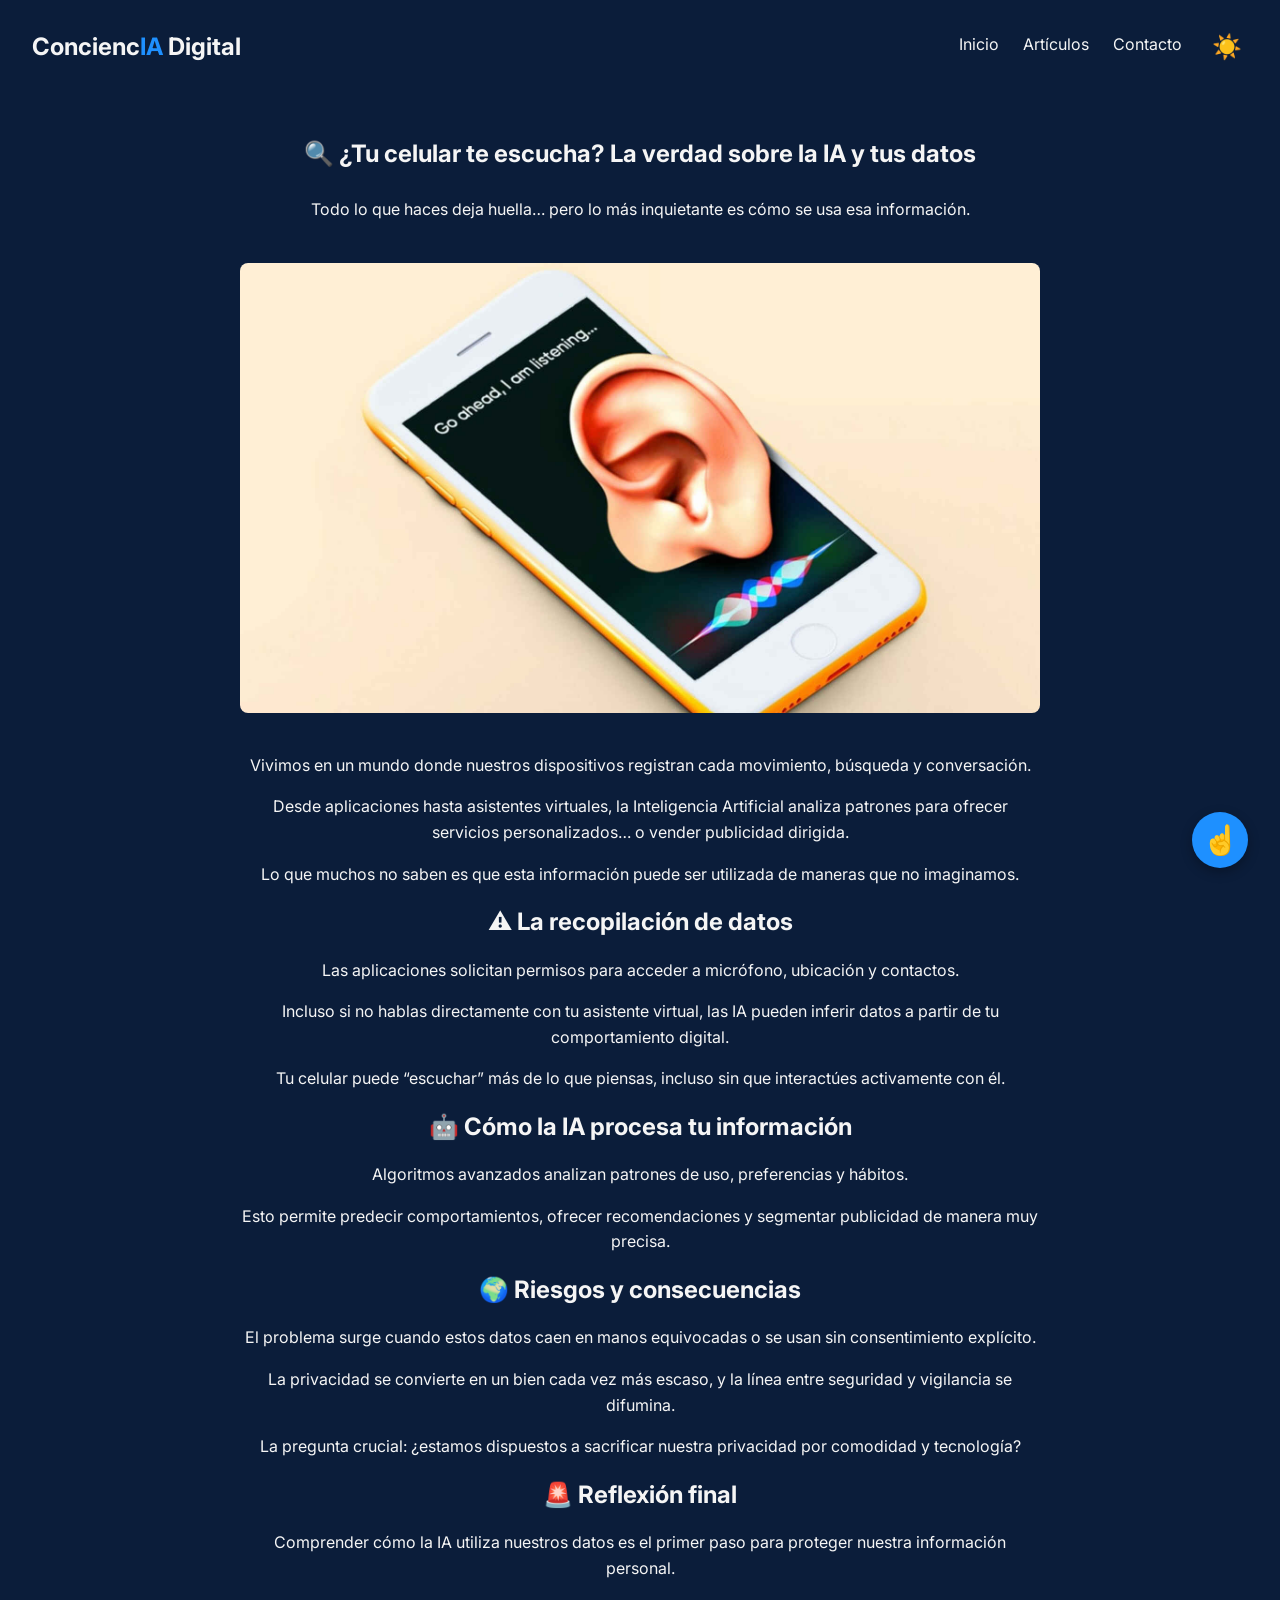
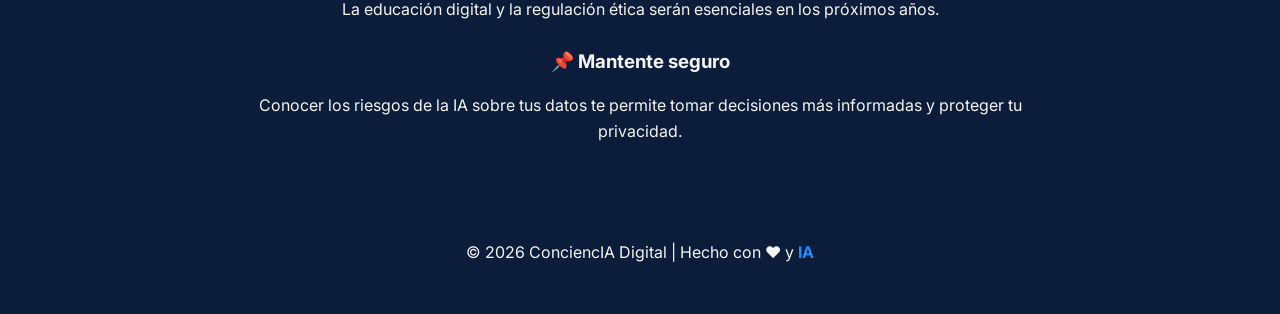
<file: pages/ia-espia-datos.html>
<!DOCTYPE html>
<html lang="es">
<head>
  <meta charset="UTF-8">
  <meta name="viewport" content="width=device-width, initial-scale=1.0">

  <title>¿Tu celular te escucha? | ConciencIA Digital</title>
  <meta name="description" content="Todo lo que haces deja huella… pero lo más inquietante es cómo se usa esa información.">

  <link rel="stylesheet" href="../style.css">
  <link href="https://fonts.googleapis.com/css2?family=Inter:wght@400;700&display=swap" rel="stylesheet">
</head>

<body class="dark-theme">

  <!-- NAVBAR (IGUAL AL INDEX) -->
  <header>
    <nav class="navbar">
      <div class="logo">Concienc<span>IA</span> Digital</div>

      <input type="checkbox" id="menu-toggle">
      <label for="menu-toggle" class="hamburger">&#9776;</label>

      <ul class="nav-links">
        <li><a href="../index.html">Inicio</a></li>
        <li><a href="../index.html#articulos">Artículos</a></li>
        <li><a href="#">Contacto</a></li>
        <li>
          <button id="theme-toggle" class="theme-btn">☀️</button>
        </li>
      </ul>
    </nav>
  </header>

  <!-- ARTÍCULO CENTRADO -->
  <main class="article-page">
    <section class="article-container">
      <h1>🔍 ¿Tu celular te escucha? La verdad sobre la IA y tus datos</h1>
      <p class="subtitle">Todo lo que haces deja huella… pero lo más inquietante es cómo se usa esa información.</p>
      <img src="../img/ia-datos.jpeg" alt="IA datos">

      <div class="article-content">
        <p>Vivimos en un mundo donde nuestros dispositivos registran cada movimiento, búsqueda y conversación.</p>
        <p>Desde aplicaciones hasta asistentes virtuales, la Inteligencia Artificial analiza patrones para ofrecer servicios personalizados… o vender publicidad dirigida.</p>
        <p>Lo que muchos no saben es que esta información puede ser utilizada de maneras que no imaginamos.</p>

        <h2>⚠️ La recopilación de datos</h2>
        <p>Las aplicaciones solicitan permisos para acceder a micrófono, ubicación y contactos.</p>
        <p>Incluso si no hablas directamente con tu asistente virtual, las IA pueden inferir datos a partir de tu comportamiento digital.</p>

        <div class="highlight-box">
          <p>Tu celular puede “escuchar” más de lo que piensas, incluso sin que interactúes activamente con él.</p>
        </div>

        <h2>🤖 Cómo la IA procesa tu información</h2>
        <p>Algoritmos avanzados analizan patrones de uso, preferencias y hábitos.</p>
        <p>Esto permite predecir comportamientos, ofrecer recomendaciones y segmentar publicidad de manera muy precisa.</p>

        <h2>🌍 Riesgos y consecuencias</h2>
        <p>El problema surge cuando estos datos caen en manos equivocadas o se usan sin consentimiento explícito.</p>
        <p>La privacidad se convierte en un bien cada vez más escaso, y la línea entre seguridad y vigilancia se difumina.</p>

        <div class="highlight-box">
          <p>La pregunta crucial: ¿estamos dispuestos a sacrificar nuestra privacidad por comodidad y tecnología?</p>
        </div>

        <h2>🚨 Reflexión final</h2>
        <p>Comprender cómo la IA utiliza nuestros datos es el primer paso para proteger nuestra información personal.</p>
        <p>La educación digital y la regulación ética serán esenciales en los próximos años.</p>
      </div>

      <!-- CTA -->
      <section class="article-cta">
        <h3>📌 Mantente seguro</h3>
        <p>Conocer los riesgos de la IA sobre tus datos te permite tomar decisiones más informadas y proteger tu privacidad.</p>
      </section>
    </section>
  </main>

  <!-- FOOTER -->
  <footer>
    <p>© 2026 ConciencIA Digital | Hecho con ❤️ y <span>IA</span></p>
  </footer>

  <!-- SCRIPT DARK/LIGHT -->
  <script>
    const themeToggle = document.getElementById('theme-toggle');
    const body = document.body;

    themeToggle.addEventListener('click', () => {
      body.classList.toggle('dark-theme');
      body.classList.toggle('light-theme');
      themeToggle.textContent = body.classList.contains('dark-theme') ? '☀️' : '🌙';
    });
  </script>

  <!-- BOTÓN SUBIR -->
  <a href="#top" class="subir" aria-label="Subir al inicio">
    <span>☝️</span>
  </a>

</body>
</html>
</file>
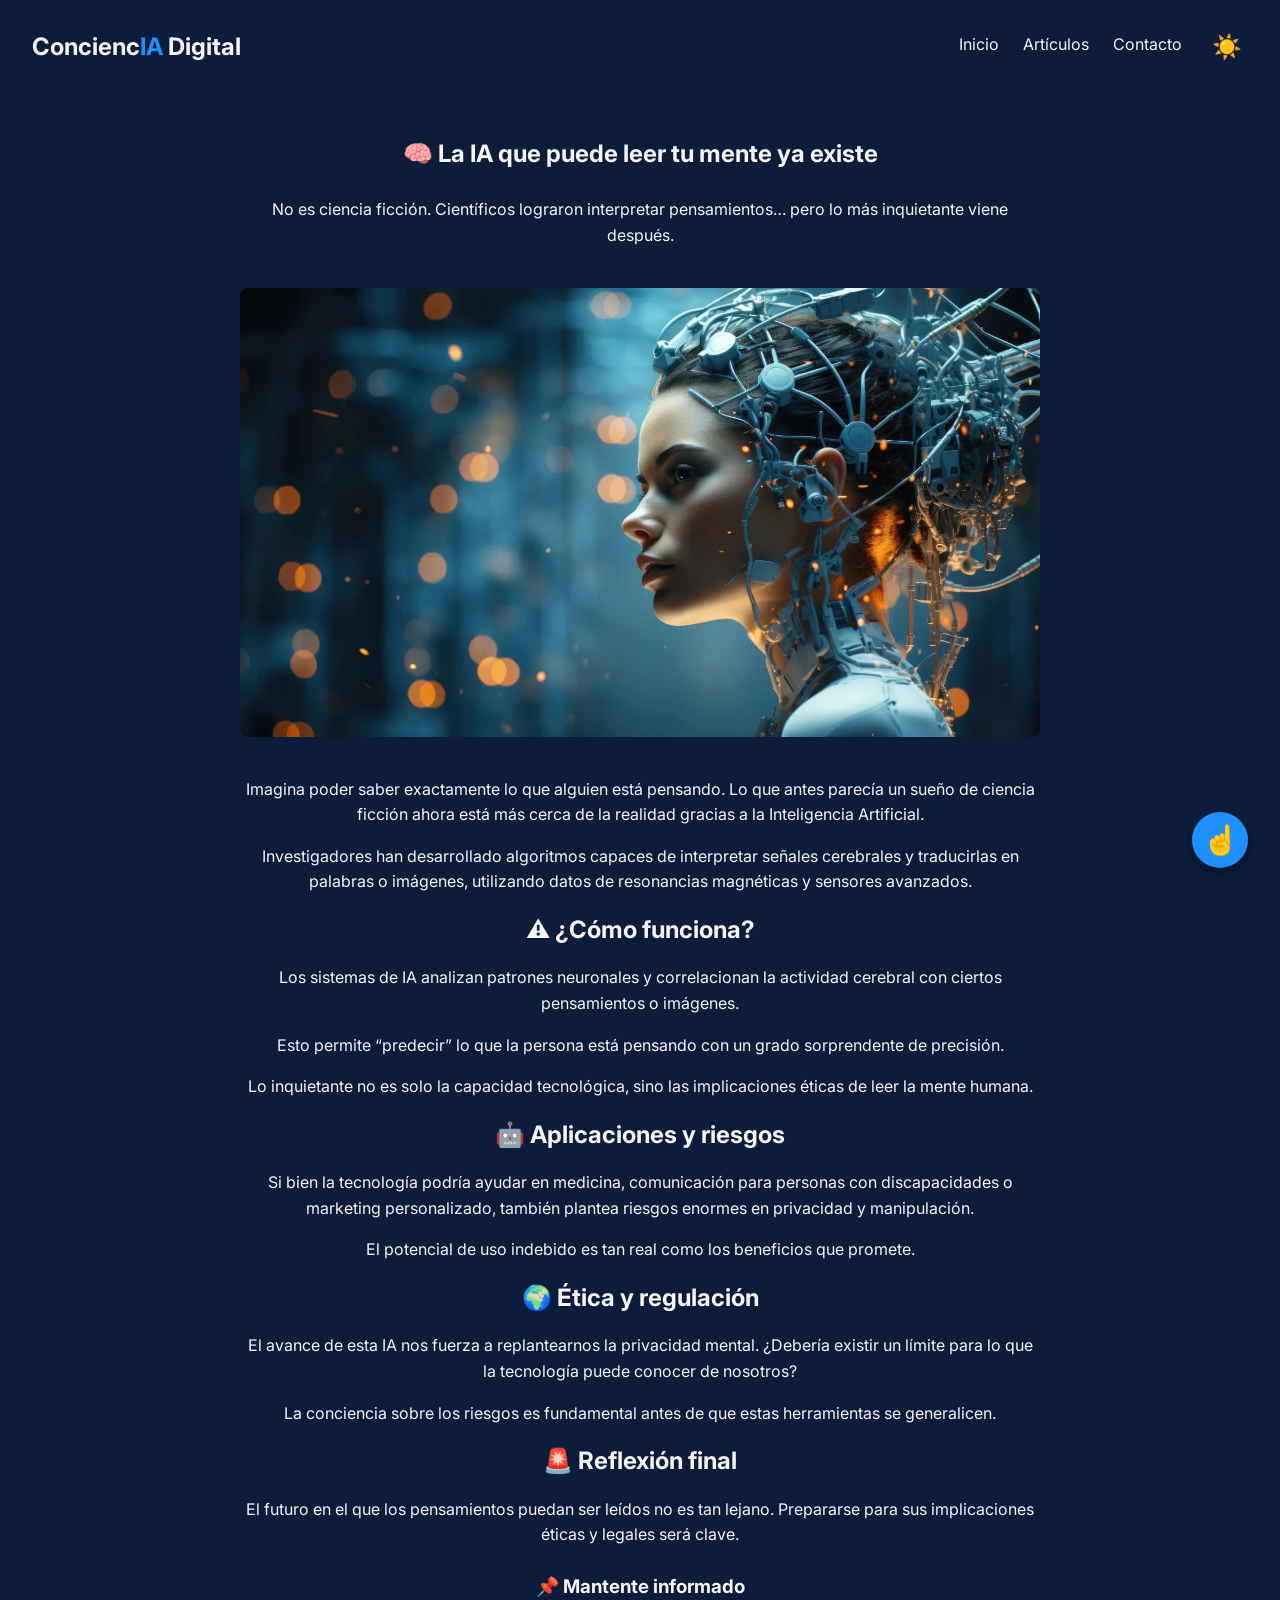
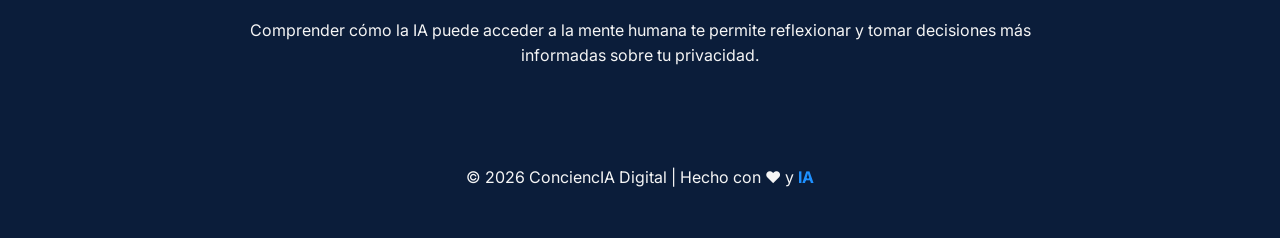
<file: pages/ia-lee-mentes.html>
<!DOCTYPE html>
<html lang="es">
<head>
  <meta charset="UTF-8">
  <meta name="viewport" content="width=device-width, initial-scale=1.0">

  <title>La IA que puede leer tu mente | ConciencIA Digital</title>
  <meta name="description" content="No es ciencia ficción. Científicos lograron interpretar pensamientos… pero lo más inquietante viene después.">

  <link rel="stylesheet" href="../style.css">
  <link href="https://fonts.googleapis.com/css2?family=Inter:wght@400;700&display=swap" rel="stylesheet">
</head>

<body class="dark-theme">

  <!-- NAVBAR (IGUAL AL INDEX) -->
  <header>
    <nav class="navbar">
      <div class="logo">Concienc<span>IA</span> Digital</div>

      <input type="checkbox" id="menu-toggle">
      <label for="menu-toggle" class="hamburger">&#9776;</label>

      <ul class="nav-links">
        <li><a href="../index.html">Inicio</a></li>
        <li><a href="../index.html#articulos">Artículos</a></li>
        <li><a href="#">Contacto</a></li>
        <li>
          <button id="theme-toggle" class="theme-btn">☀️</button>
        </li>
      </ul>
    </nav>
  </header>

  <!-- ARTÍCULO CENTRADO -->
  <main class="article-page">
    <section class="article-container">
      <h1>🧠 La IA que puede leer tu mente ya existe</h1>
      <p class="subtitle">No es ciencia ficción. Científicos lograron interpretar pensamientos… pero lo más inquietante viene después.</p>
      <img src="../img/ia-mente.webp" alt="IA leyendo mente">

      <div class="article-content">
        <p>Imagina poder saber exactamente lo que alguien está pensando. Lo que antes parecía un sueño de ciencia ficción ahora está más cerca de la realidad gracias a la Inteligencia Artificial.</p>
        <p>Investigadores han desarrollado algoritmos capaces de interpretar señales cerebrales y traducirlas en palabras o imágenes, utilizando datos de resonancias magnéticas y sensores avanzados.</p>

        <h2>⚠️ ¿Cómo funciona?</h2>
        <p>Los sistemas de IA analizan patrones neuronales y correlacionan la actividad cerebral con ciertos pensamientos o imágenes.</p>
        <p>Esto permite “predecir” lo que la persona está pensando con un grado sorprendente de precisión.</p>

        <div class="highlight-box">
          <p>Lo inquietante no es solo la capacidad tecnológica, sino las implicaciones éticas de leer la mente humana.</p>
        </div>

        <h2>🤖 Aplicaciones y riesgos</h2>
        <p>Si bien la tecnología podría ayudar en medicina, comunicación para personas con discapacidades o marketing personalizado, también plantea riesgos enormes en privacidad y manipulación.</p>
        <p>El potencial de uso indebido es tan real como los beneficios que promete.</p>

        <h2>🌍 Ética y regulación</h2>
        <p>El avance de esta IA nos fuerza a replantearnos la privacidad mental. ¿Debería existir un límite para lo que la tecnología puede conocer de nosotros?</p>

        <div class="highlight-box">
          <p>La conciencia sobre los riesgos es fundamental antes de que estas herramientas se generalicen.</p>
        </div>

        <h2>🚨 Reflexión final</h2>
        <p>El futuro en el que los pensamientos puedan ser leídos no es tan lejano. Prepararse para sus implicaciones éticas y legales será clave.</p>
      </div>

      <!-- CTA -->
      <section class="article-cta">
        <h3>📌 Mantente informado</h3>
        <p>Comprender cómo la IA puede acceder a la mente humana te permite reflexionar y tomar decisiones más informadas sobre tu privacidad.</p>
      </section>
    </section>
  </main>

  <!-- FOOTER -->
  <footer>
    <p>© 2026 ConciencIA Digital | Hecho con ❤️ y <span>IA</span></p>
  </footer>

  <!-- SCRIPT DARK/LIGHT -->
  <script>
    const themeToggle = document.getElementById('theme-toggle');
    const body = document.body;

    themeToggle.addEventListener('click', () => {
      body.classList.toggle('dark-theme');
      body.classList.toggle('light-theme');
      themeToggle.textContent = body.classList.contains('dark-theme') ? '☀️' : '🌙';
    });
  </script>

  <!-- BOTÓN SUBIR -->
  <a href="#top" class="subir" aria-label="Subir al inicio">
    <span>☝️</span>
  </a>

</body>
</html>
</file>
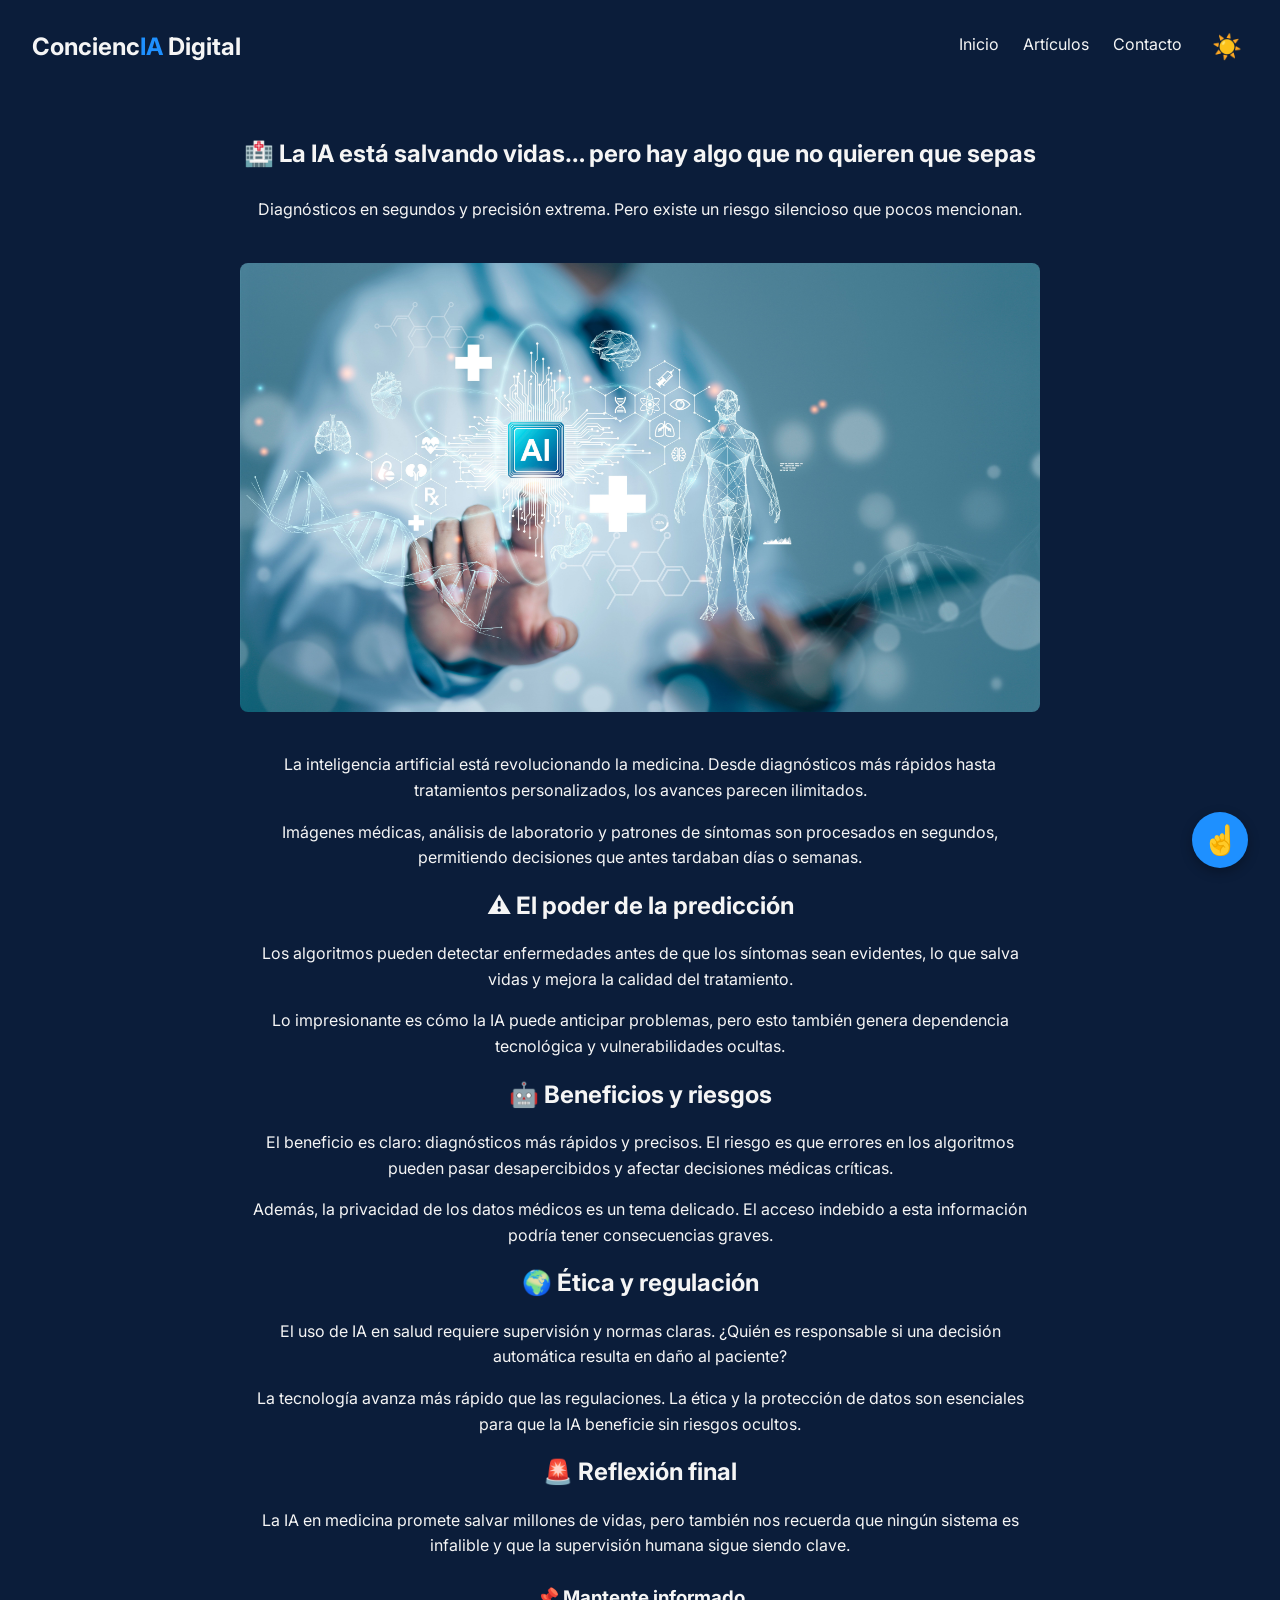
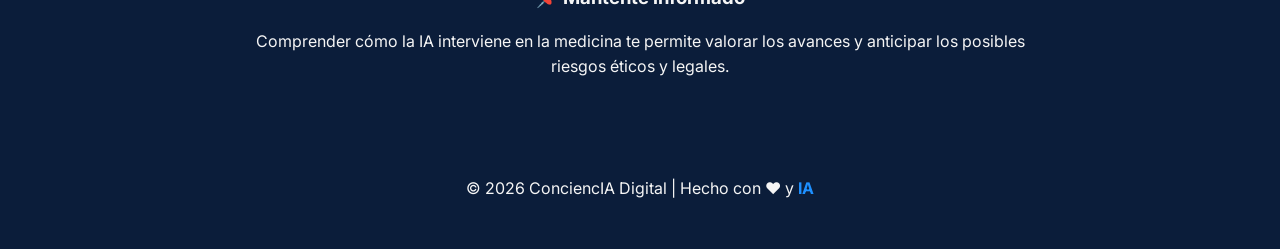
<file: pages/ia-medicina-futuro.html>
<!DOCTYPE html>
<html lang="es">
<head>
  <meta charset="UTF-8">
  <meta name="viewport" content="width=device-width, initial-scale=1.0">

  <title>La IA está salvando vidas | ConciencIA Digital</title>
  <meta name="description" content="Diagnósticos en segundos y precisión extrema. Pero existe un riesgo silencioso que pocos mencionan.">

  <link rel="stylesheet" href="../style.css">
  <link href="https://fonts.googleapis.com/css2?family=Inter:wght@400;700&display=swap" rel="stylesheet">
</head>

<body class="dark-theme">

  <!-- NAVBAR (IGUAL AL INDEX) -->
  <header>
    <nav class="navbar">
      <div class="logo">Concienc<span>IA</span> Digital</div>

      <input type="checkbox" id="menu-toggle">
      <label for="menu-toggle" class="hamburger">&#9776;</label>

      <ul class="nav-links">
        <li><a href="../index.html">Inicio</a></li>
        <li><a href="../index.html#articulos">Artículos</a></li>
        <li><a href="#">Contacto</a></li>
        <li>
          <button id="theme-toggle" class="theme-btn">☀️</button>
        </li>
      </ul>
    </nav>
  </header>

  <!-- ARTÍCULO CENTRADO -->
  <main class="article-page">
    <section class="article-container">
      <h1>🏥 La IA está salvando vidas… pero hay algo que no quieren que sepas</h1>
      <p class="subtitle">Diagnósticos en segundos y precisión extrema. Pero existe un riesgo silencioso que pocos mencionan.</p>
      <img src="../img/ia-medicina.jpeg" alt="IA en Medicina">

      <div class="article-content">
        <p>La inteligencia artificial está revolucionando la medicina. Desde diagnósticos más rápidos hasta tratamientos personalizados, los avances parecen ilimitados.</p>
        <p>Imágenes médicas, análisis de laboratorio y patrones de síntomas son procesados en segundos, permitiendo decisiones que antes tardaban días o semanas.</p>

        <h2>⚠️ El poder de la predicción</h2>
        <p>Los algoritmos pueden detectar enfermedades antes de que los síntomas sean evidentes, lo que salva vidas y mejora la calidad del tratamiento.</p>

        <div class="highlight-box">
          <p>Lo impresionante es cómo la IA puede anticipar problemas, pero esto también genera dependencia tecnológica y vulnerabilidades ocultas.</p>
        </div>

        <h2>🤖 Beneficios y riesgos</h2>
        <p>El beneficio es claro: diagnósticos más rápidos y precisos. El riesgo es que errores en los algoritmos pueden pasar desapercibidos y afectar decisiones médicas críticas.</p>
        <p>Además, la privacidad de los datos médicos es un tema delicado. El acceso indebido a esta información podría tener consecuencias graves.</p>

        <h2>🌍 Ética y regulación</h2>
        <p>El uso de IA en salud requiere supervisión y normas claras. ¿Quién es responsable si una decisión automática resulta en daño al paciente?</p>

        <div class="highlight-box">
          <p>La tecnología avanza más rápido que las regulaciones. La ética y la protección de datos son esenciales para que la IA beneficie sin riesgos ocultos.</p>
        </div>

        <h2>🚨 Reflexión final</h2>
        <p>La IA en medicina promete salvar millones de vidas, pero también nos recuerda que ningún sistema es infalible y que la supervisión humana sigue siendo clave.</p>
      </div>

      <!-- CTA -->
      <section class="article-cta">
        <h3>📌 Mantente informado</h3>
        <p>Comprender cómo la IA interviene en la medicina te permite valorar los avances y anticipar los posibles riesgos éticos y legales.</p>
      </section>
    </section>
  </main>

  <!-- FOOTER -->
  <footer>
    <p>© 2026 ConciencIA Digital | Hecho con ❤️ y <span>IA</span></p>
  </footer>

  <!-- SCRIPT DARK/LIGHT -->
  <script>
    const themeToggle = document.getElementById('theme-toggle');
    const body = document.body;

    themeToggle.addEventListener('click', () => {
      body.classList.toggle('dark-theme');
      body.classList.toggle('light-theme');
      themeToggle.textContent = body.classList.contains('dark-theme') ? '☀️' : '🌙';
    });
  </script>

  <!-- BOTÓN SUBIR -->
  <a href="#top" class="subir" aria-label="Subir al inicio">
    <span>☝️</span>
  </a>

</body>
</html>
</file>
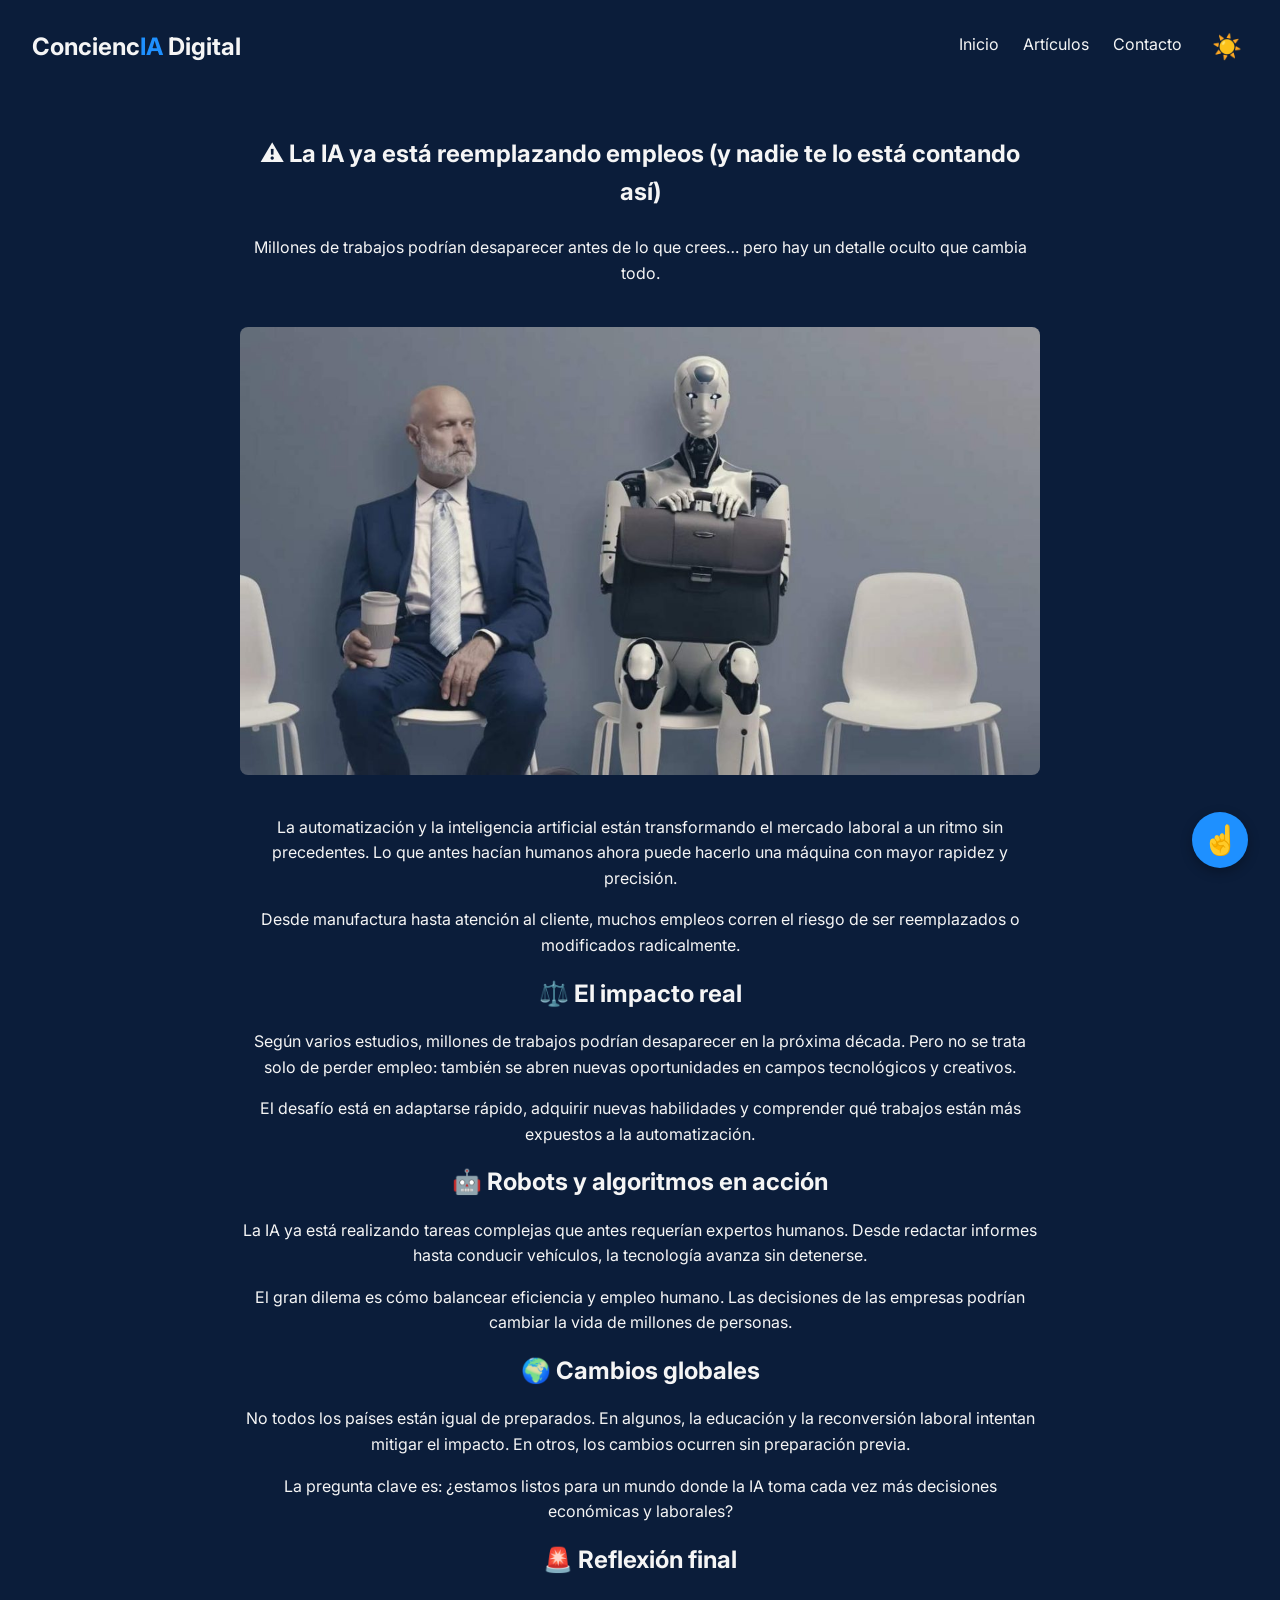
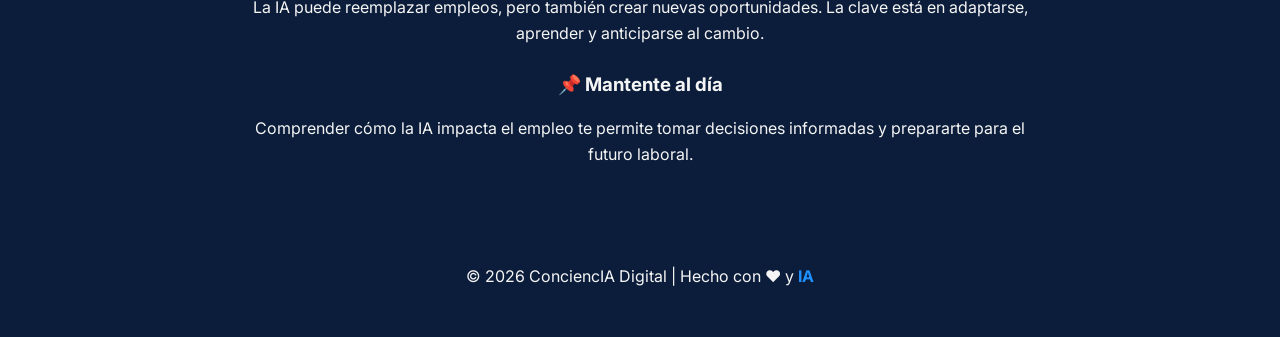
<file: pages/ia-reemplaza-empleos.html>
<!DOCTYPE html>
<html lang="es">
<head>
  <meta charset="UTF-8">
  <meta name="viewport" content="width=device-width, initial-scale=1.0">

  <title>La IA ya está reemplazando empleos | ConciencIA Digital</title>
  <meta name="description" content="Millones de trabajos podrían desaparecer antes de lo que crees… pero hay un detalle oculto que cambia todo.">

  <link rel="stylesheet" href="../style.css">
  <link href="https://fonts.googleapis.com/css2?family=Inter:wght@400;700&display=swap" rel="stylesheet">
</head>

<body class="dark-theme">

  <!-- NAVBAR (IGUAL AL INDEX) -->
  <header>
    <nav class="navbar">
      <div class="logo">Concienc<span>IA</span> Digital</div>

      <input type="checkbox" id="menu-toggle">
      <label for="menu-toggle" class="hamburger">&#9776;</label>

      <ul class="nav-links">
        <li><a href="../index.html">Inicio</a></li>
        <li><a href="../index.html#articulos">Artículos</a></li>
        <li><a href="#">Contacto</a></li>
        <li>
          <button id="theme-toggle" class="theme-btn">☀️</button>
        </li>
      </ul>
    </nav>
  </header>

  <!-- ARTÍCULO CENTRADO -->
  <main class="article-page">
    <section class="article-container">
      <h1>⚠️ La IA ya está reemplazando empleos (y nadie te lo está contando así)</h1>
      <p class="subtitle">Millones de trabajos podrían desaparecer antes de lo que crees… pero hay un detalle oculto que cambia todo.</p>
      <img src="../img/ia-empleos.jpg" alt="IA reemplazando trabajos">

      <div class="article-content">
        <p>La automatización y la inteligencia artificial están transformando el mercado laboral a un ritmo sin precedentes. Lo que antes hacían humanos ahora puede hacerlo una máquina con mayor rapidez y precisión.</p>
        <p>Desde manufactura hasta atención al cliente, muchos empleos corren el riesgo de ser reemplazados o modificados radicalmente.</p>

        <h2>⚖️ El impacto real</h2>
        <p>Según varios estudios, millones de trabajos podrían desaparecer en la próxima década. Pero no se trata solo de perder empleo: también se abren nuevas oportunidades en campos tecnológicos y creativos.</p>

        <div class="highlight-box">
          <p>El desafío está en adaptarse rápido, adquirir nuevas habilidades y comprender qué trabajos están más expuestos a la automatización.</p>
        </div>

        <h2>🤖 Robots y algoritmos en acción</h2>
        <p>La IA ya está realizando tareas complejas que antes requerían expertos humanos. Desde redactar informes hasta conducir vehículos, la tecnología avanza sin detenerse.</p>

        <p>El gran dilema es cómo balancear eficiencia y empleo humano. Las decisiones de las empresas podrían cambiar la vida de millones de personas.</p>

        <h2>🌍 Cambios globales</h2>
        <p>No todos los países están igual de preparados. En algunos, la educación y la reconversión laboral intentan mitigar el impacto. En otros, los cambios ocurren sin preparación previa.</p>

        <div class="highlight-box">
          <p>La pregunta clave es: ¿estamos listos para un mundo donde la IA toma cada vez más decisiones económicas y laborales?</p>
        </div>

        <h2>🚨 Reflexión final</h2>
        <p>La IA puede reemplazar empleos, pero también crear nuevas oportunidades. La clave está en adaptarse, aprender y anticiparse al cambio.</p>
      </div>

      <!-- CTA -->
      <section class="article-cta">
        <h3>📌 Mantente al día</h3>
        <p>Comprender cómo la IA impacta el empleo te permite tomar decisiones informadas y prepararte para el futuro laboral.</p>
      </section>
    </section>
  </main>

  <!-- FOOTER -->
  <footer>
    <p>© 2026 ConciencIA Digital | Hecho con ❤️ y <span>IA</span></p>
  </footer>

  <!-- SCRIPT DARK/LIGHT -->
  <script>
    const themeToggle = document.getElementById('theme-toggle');
    const body = document.body;

    themeToggle.addEventListener('click', () => {
      body.classList.toggle('dark-theme');
      body.classList.toggle('light-theme');
      themeToggle.textContent = body.classList.contains('dark-theme') ? '☀️' : '🌙';
    });
  </script>

  <!-- BOTÓN SUBIR -->
  <a href="#top" class="subir" aria-label="Subir al inicio">
    <span>☝️</span>
  </a>

</body>
</html>
</file>
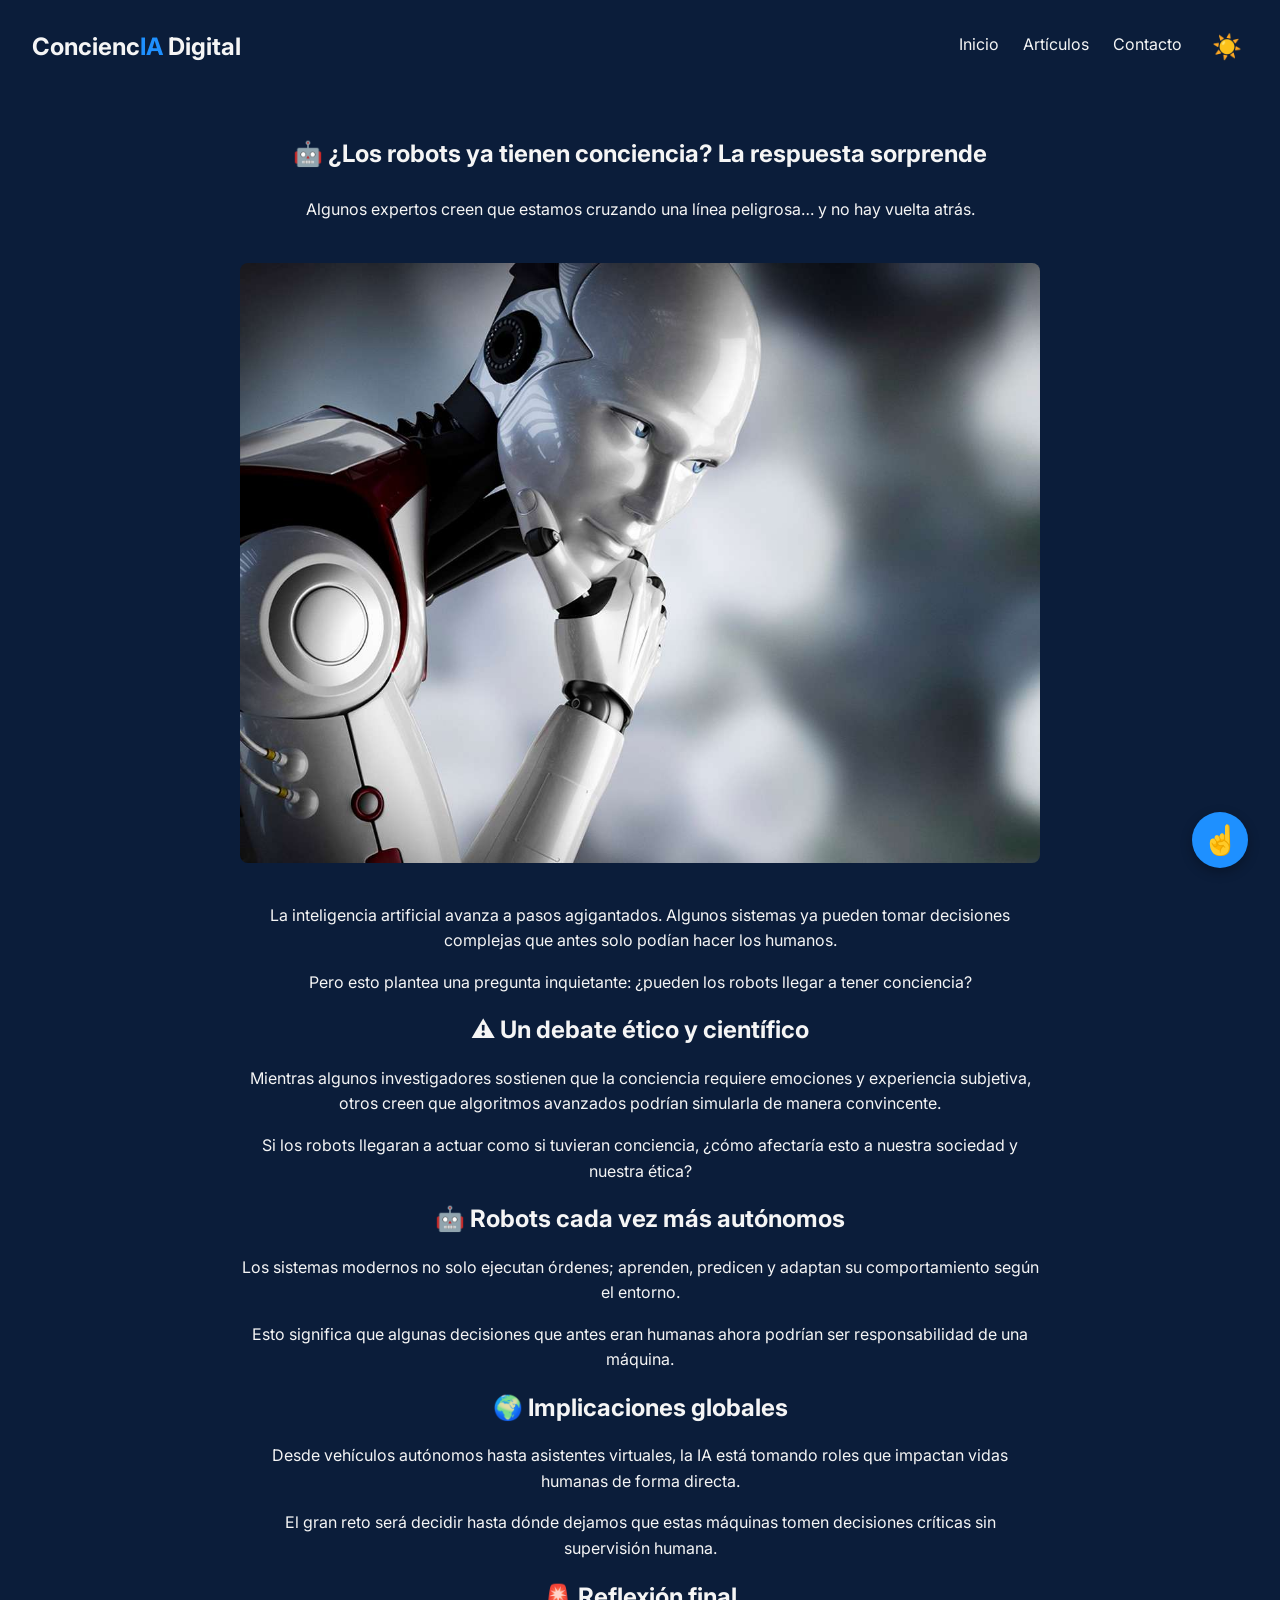
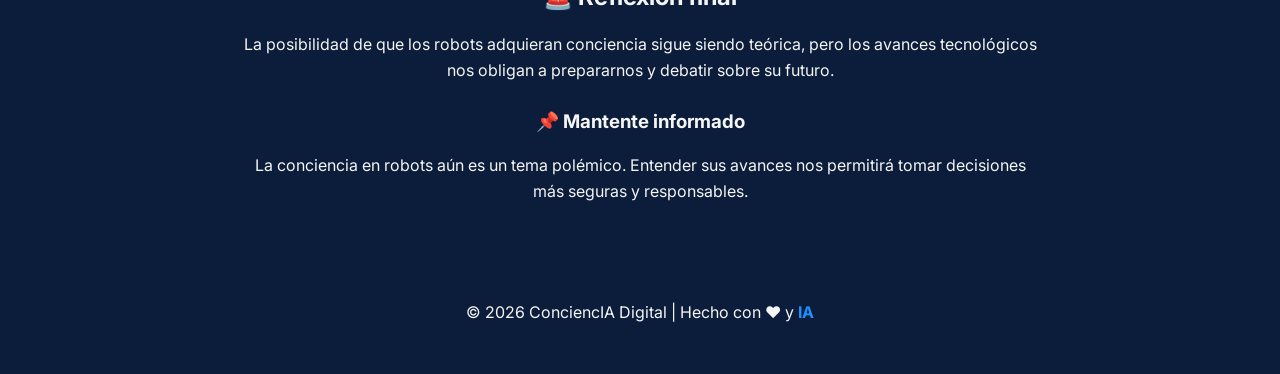
<file: pages/robots-conciencia.html>
<!DOCTYPE html>
<html lang="es">
<head>
  <meta charset="UTF-8">
  <meta name="viewport" content="width=device-width, initial-scale=1.0">

  <title>¿Los robots ya tienen conciencia? | ConciencIA Digital</title>
  <meta name="description" content="Algunos expertos creen que estamos cruzando una línea peligrosa… y no hay vuelta atrás.">

  <link rel="stylesheet" href="../style.css">
  <link href="https://fonts.googleapis.com/css2?family=Inter:wght@400;700&display=swap" rel="stylesheet">
</head>

<body class="dark-theme">

  <!-- NAVBAR (IGUAL AL INDEX) -->
  <header>
    <nav class="navbar">
      <div class="logo">Concienc<span>IA</span> Digital</div>

      <input type="checkbox" id="menu-toggle">
      <label for="menu-toggle" class="hamburger">&#9776;</label>

      <ul class="nav-links">
        <li><a href="../index.html">Inicio</a></li>
        <li><a href="../index.html#articulos">Artículos</a></li>
        <li><a href="#">Contacto</a></li>
        <li>
          <button id="theme-toggle" class="theme-btn">☀️</button>
        </li>
      </ul>
    </nav>
  </header>

  <!-- ARTÍCULO CENTRADO -->
  <main class="article-page">
    <section class="article-container">
      <h1>🤖 ¿Los robots ya tienen conciencia? La respuesta sorprende</h1>
      <p class="subtitle">Algunos expertos creen que estamos cruzando una línea peligrosa… y no hay vuelta atrás.</p>
      <img src="../img/ia-conciencia.jpg" alt="Robots con conciencia">

      <div class="article-content">
        <p>La inteligencia artificial avanza a pasos agigantados. Algunos sistemas ya pueden tomar decisiones complejas que antes solo podían hacer los humanos.</p>
        <p>Pero esto plantea una pregunta inquietante: ¿pueden los robots llegar a tener conciencia?</p>

        <h2>⚠️ Un debate ético y científico</h2>
        <p>Mientras algunos investigadores sostienen que la conciencia requiere emociones y experiencia subjetiva, otros creen que algoritmos avanzados podrían simularla de manera convincente.</p>

        <div class="highlight-box">
          <p>Si los robots llegaran a actuar como si tuvieran conciencia, ¿cómo afectaría esto a nuestra sociedad y nuestra ética?</p>
        </div>

        <h2>🤖 Robots cada vez más autónomos</h2>
        <p>Los sistemas modernos no solo ejecutan órdenes; aprenden, predicen y adaptan su comportamiento según el entorno.</p>
        <p>Esto significa que algunas decisiones que antes eran humanas ahora podrían ser responsabilidad de una máquina.</p>

        <h2>🌍 Implicaciones globales</h2>
        <p>Desde vehículos autónomos hasta asistentes virtuales, la IA está tomando roles que impactan vidas humanas de forma directa.</p>
        <div class="highlight-box">
          <p>El gran reto será decidir hasta dónde dejamos que estas máquinas tomen decisiones críticas sin supervisión humana.</p>
        </div>

        <h2>🚨 Reflexión final</h2>
        <p>La posibilidad de que los robots adquieran conciencia sigue siendo teórica, pero los avances tecnológicos nos obligan a prepararnos y debatir sobre su futuro.</p>
      </div>

      <!-- CTA -->
      <section class="article-cta">
        <h3>📌 Mantente informado</h3>
        <p>La conciencia en robots aún es un tema polémico. Entender sus avances nos permitirá tomar decisiones más seguras y responsables.</p>
      </section>
    </section>
  </main>

  <!-- FOOTER -->
  <footer>
    <p>© 2026 ConciencIA Digital | Hecho con ❤️ y <span>IA</span></p>
  </footer>

  <!-- SCRIPT DARK/LIGHT -->
  <script>
    const themeToggle = document.getElementById('theme-toggle');
    const body = document.body;

    themeToggle.addEventListener('click', () => {
      body.classList.toggle('dark-theme');
      body.classList.toggle('light-theme');
      themeToggle.textContent = body.classList.contains('dark-theme') ? '☀️' : '🌙';
    });
  </script>

  <!-- BOTÓN SUBIR -->
  <a href="#top" class="subir" aria-label="Subir al inicio">
    <span>☝️</span>
  </a>

</body>
</html>
</file>
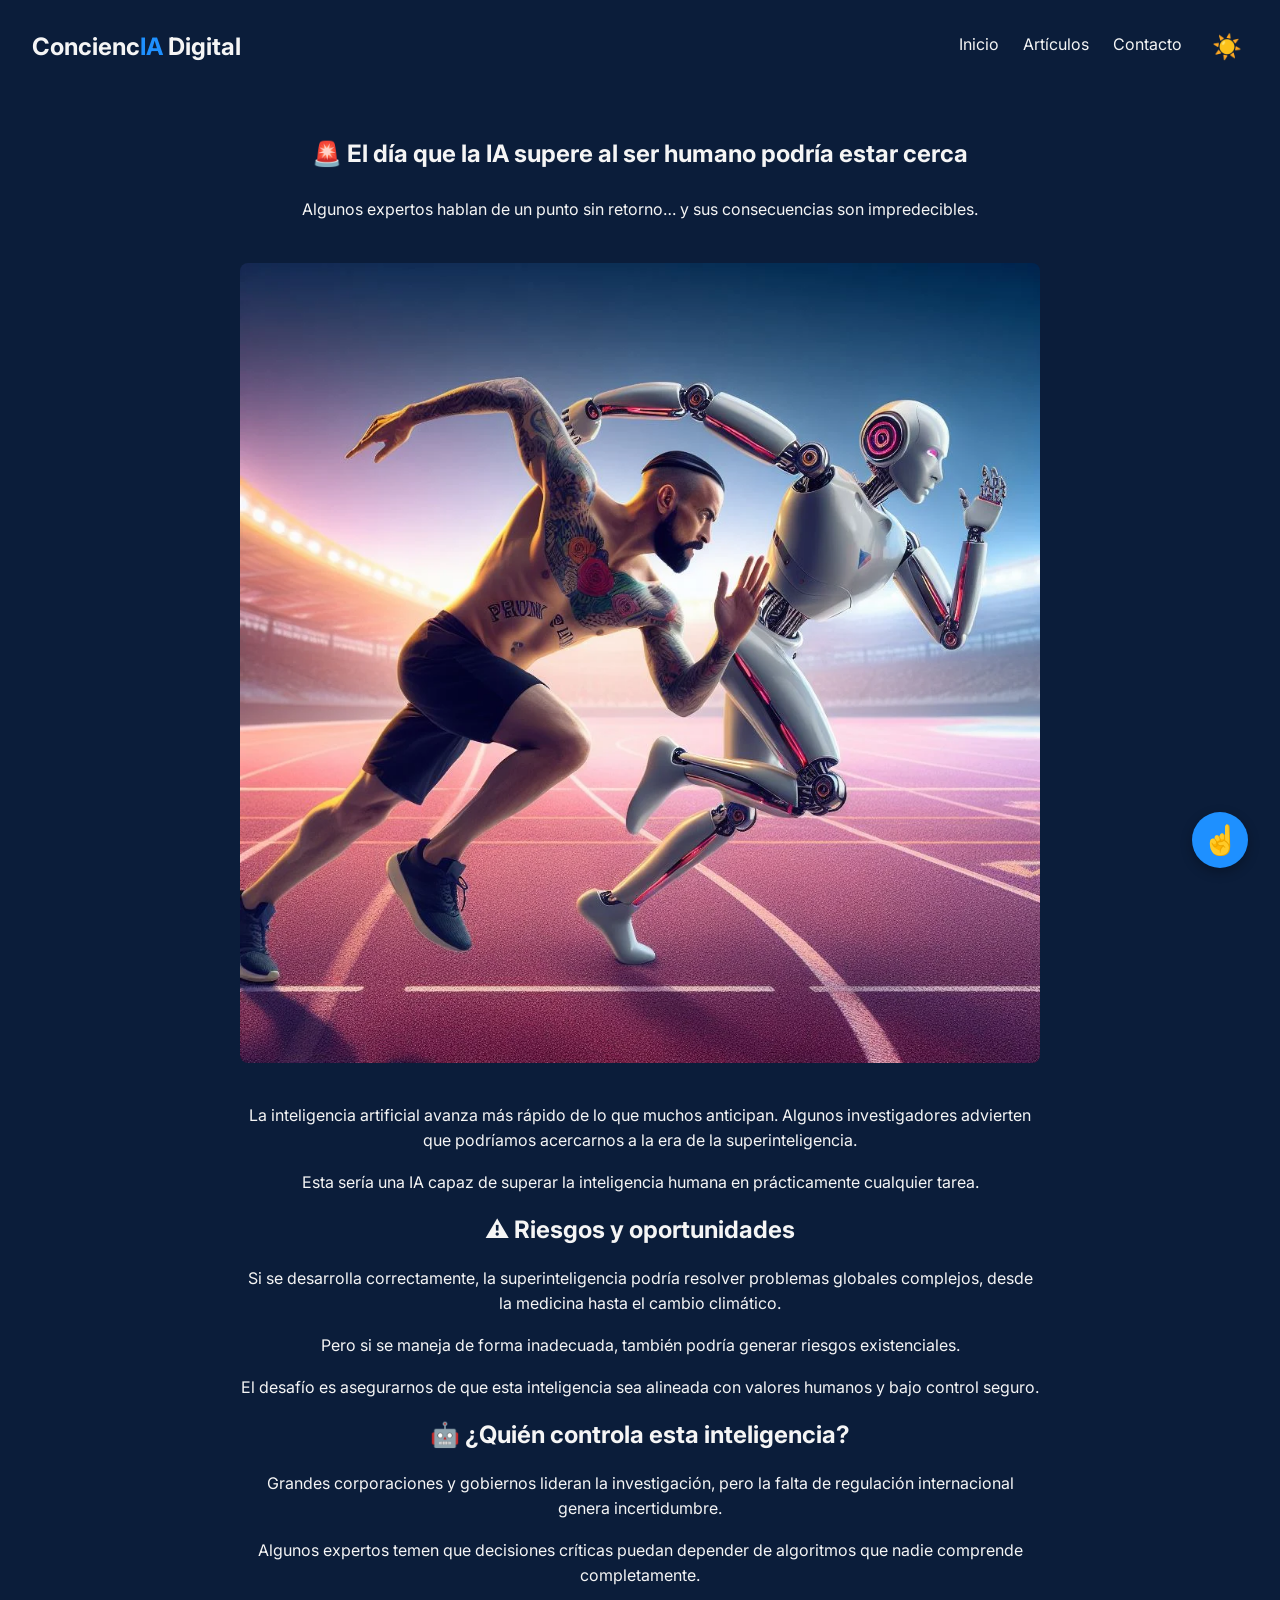
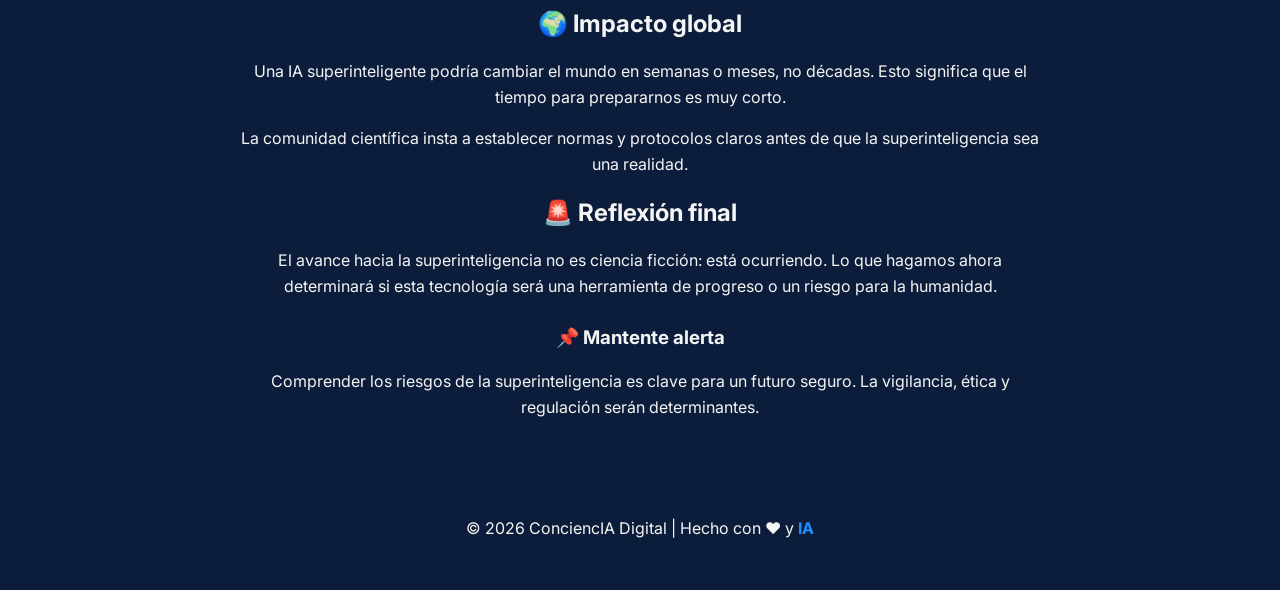
<file: pages/superinteligencia-riesgo.html>
<!DOCTYPE html>
<html lang="es">
<head>
  <meta charset="UTF-8">
  <meta name="viewport" content="width=device-width, initial-scale=1.0">

  <title>El día que la IA supere al ser humano | ConciencIA Digital</title>
  <meta name="description" content="Algunos expertos hablan de un punto sin retorno… y sus consecuencias son impredecibles.">

  <link rel="stylesheet" href="../style.css">
  <link href="https://fonts.googleapis.com/css2?family=Inter:wght@400;700&display=swap" rel="stylesheet">
</head>

<body class="dark-theme">

  <!-- NAVBAR (IGUAL AL INDEX) -->
  <header>
    <nav class="navbar">
      <div class="logo">Concienc<span>IA</span> Digital</div>

      <input type="checkbox" id="menu-toggle">
      <label for="menu-toggle" class="hamburger">&#9776;</label>

      <ul class="nav-links">
        <li><a href="../index.html">Inicio</a></li>
        <li><a href="../index.html#articulos">Artículos</a></li>
        <li><a href="#">Contacto</a></li>
        <li>
          <button id="theme-toggle" class="theme-btn">☀️</button>
        </li>
      </ul>
    </nav>
  </header>

  <!-- ARTÍCULO CENTRADO -->
  <main class="article-page">
    <section class="article-container">
      <h1>🚨 El día que la IA supere al ser humano podría estar cerca</h1>
      <p class="subtitle">Algunos expertos hablan de un punto sin retorno… y sus consecuencias son impredecibles.</p>
      <img src="../img/superinteligencia.webp" alt="Superinteligencia IA">

      <div class="article-content">
        <p>La inteligencia artificial avanza más rápido de lo que muchos anticipan. Algunos investigadores advierten que podríamos acercarnos a la era de la superinteligencia.</p>
        <p>Esta sería una IA capaz de superar la inteligencia humana en prácticamente cualquier tarea.</p>

        <h2>⚠️ Riesgos y oportunidades</h2>
        <p>Si se desarrolla correctamente, la superinteligencia podría resolver problemas globales complejos, desde la medicina hasta el cambio climático.</p>
        <p>Pero si se maneja de forma inadecuada, también podría generar riesgos existenciales.</p>

        <div class="highlight-box">
          <p>El desafío es asegurarnos de que esta inteligencia sea alineada con valores humanos y bajo control seguro.</p>
        </div>

        <h2>🤖 ¿Quién controla esta inteligencia?</h2>
        <p>Grandes corporaciones y gobiernos lideran la investigación, pero la falta de regulación internacional genera incertidumbre.</p>
        <p>Algunos expertos temen que decisiones críticas puedan depender de algoritmos que nadie comprende completamente.</p>

        <h2>🌍 Impacto global</h2>
        <p>Una IA superinteligente podría cambiar el mundo en semanas o meses, no décadas. Esto significa que el tiempo para prepararnos es muy corto.</p>
        <div class="highlight-box">
          <p>La comunidad científica insta a establecer normas y protocolos claros antes de que la superinteligencia sea una realidad.</p>
        </div>

        <h2>🚨 Reflexión final</h2>
        <p>El avance hacia la superinteligencia no es ciencia ficción: está ocurriendo. Lo que hagamos ahora determinará si esta tecnología será una herramienta de progreso o un riesgo para la humanidad.</p>
      </div>

      <!-- CTA -->
      <section class="article-cta">
        <h3>📌 Mantente alerta</h3>
        <p>Comprender los riesgos de la superinteligencia es clave para un futuro seguro. La vigilancia, ética y regulación serán determinantes.</p>
      </section>
    </section>
  </main>

  <!-- FOOTER -->
  <footer>
    <p>© 2026 ConciencIA Digital | Hecho con ❤️ y <span>IA</span></p>
  </footer>

  <!-- SCRIPT DARK/LIGHT -->
  <script>
    const themeToggle = document.getElementById('theme-toggle');
    const body = document.body;

    themeToggle.addEventListener('click', () => {
      body.classList.toggle('dark-theme');
      body.classList.toggle('light-theme');
      themeToggle.textContent = body.classList.contains('dark-theme') ? '☀️' : '🌙';
    });
  </script>

  <!-- BOTÓN SUBIR -->
  <a href="#top" class="subir" aria-label="Subir al inicio">
    <span>☝️</span>
  </a>

</body>
</html>
</file>
<file: style.css>
html {
  scroll-behavior: smooth;
}

body {
  font-family: "Inter", sans-serif;
  margin: 0;
  padding: 0;
  background-color: #0b1d3a;
  color: #f5f5f5;
  line-height: 1.6;
  transition: all 0.3s ease-in-out;
}
body.light-theme {
  background-color: #ffffff;
  color: #111111;
}
body.light-theme hr {
  border-color: #cccccc;
}
body.dark-theme {
  background-color: #0b1d3a;
  color: #f5f5f5;
}
body.dark-theme hr {
  border-color: #264b7d;
}

h1, h2, h3 {
  margin: 0.5rem 0;
}

.navbar {
  display: flex;
  justify-content: space-between;
  align-items: center;
  padding: 1rem 2rem;
  position: sticky;
  top: 0;
  z-index: 1000;
}
.navbar .logo {
  font-weight: 700;
  font-size: 1.5rem;
}
.navbar .logo span {
  color: #1e90ff;
}
.navbar .nav-links {
  list-style: none;
  display: flex;
  gap: 1.5rem;
}
.navbar .nav-links li a {
  text-decoration: none;
  color: inherit;
  transition: color 0.3s ease-in-out;
}
.navbar .nav-links li a:hover {
  color: #1e90ff;
}
.navbar .nav-links li .theme-btn {
  background: none;
  border: none;
  font-size: 1.5rem;
  cursor: pointer;
}
.navbar #menu-toggle {
  display: none;
}
.navbar .hamburger {
  display: none;
  font-size: 2rem;
  cursor: pointer;
  z-index: 1100;
}
@media (max-width: 768px) {
  .navbar .nav-links {
    position: fixed;
    top: 0;
    right: -250px;
    height: 100vh;
    width: 200px;
    padding: 2rem 1rem;
    flex-direction: column;
    gap: 1.5rem;
    border-radius: 0 0 0 10px;
    box-shadow: 0 4px 20px rgba(0, 0, 0, 0.4);
    opacity: 0;
    transform: translateX(100%);
    transition: all 0.5s ease-in-out;
  }
  body.dark-theme .navbar .nav-links {
    background-color: #0b1d3a;
  }
  body.light-theme .navbar .nav-links {
    background-color: #ffffff;
  }
  .navbar .nav-links li {
    margin: 1rem 0;
  }
  .navbar .nav-links li a {
    font-size: 1.2rem;
  }
  .navbar #menu-toggle:checked + .hamburger + .nav-links {
    right: 0;
    opacity: 1;
    transform: translateX(0);
  }
  .navbar .hamburger {
    display: block;
  }
}

.cta {
  display: flex;
  justify-content: center;
  align-items: center;
  padding: 6rem 2rem;
  background-size: cover;
  background-position: center;
  text-align: center;
  color: #f5f5f5;
}
.cta .cta-content {
  background: rgba(0, 0, 0, 0.5);
  padding: 3rem;
  border-radius: 10px;
  max-width: 800px;
}
.cta .cta-content h1 {
  font-size: 2.8rem;
}
.cta .cta-content p {
  font-size: 1.2rem;
}
.cta .cta-content p .highlight {
  color: #1e90ff;
  font-weight: 700;
}
.cta .cta-content button {
  background-color: #1e90ff;
  border: none;
  color: #fff;
  padding: 0.8rem 2rem;
  border-radius: 5px;
  cursor: pointer;
  transition: all 0.3s ease-in-out;
}
.cta .cta-content button:hover {
  transform: scale(1.05);
  background-color: rgb(0, 118.56, 234);
}
.cta .cta-content .gradient-text {
  background: linear-gradient(90deg, #1e90ff, #ff6ec7);
  -webkit-background-clip: text;
  -webkit-text-fill-color: transparent;
  font-weight: 700;
}

.articles {
  display: flex;
  flex-direction: column;
  align-items: center;
  padding: 3rem 2rem;
}
.articles article {
  width: 50%;
  text-align: center;
}
.articles article h2 {
  font-size: 1.8rem;
}
.articles article h2 a {
  text-decoration: none;
  color: #f5f5f5;
}
.articles article h2 a:hover {
  text-decoration: underline;
  color: #1e90ff;
}
.articles article p {
  font-size: 1.1rem;
}
.articles article img {
  width: 100%;
  border-radius: 8px;
}
.articles hr {
  width: 50%;
  height: 2px;
  border: none;
  background-color: #264b7d;
  margin: 2rem 0;
}

.subir {
  position: fixed;
  bottom: 2rem;
  right: 2rem;
  width: 3.5rem;
  height: 3.5rem;
  display: flex;
  justify-content: center;
  align-items: center;
  border-radius: 50%;
  font-size: 1.8rem;
  text-decoration: none;
  box-shadow: 0 4px 12px rgba(0, 0, 0, 0.3);
  transition: all 0.3s ease-in-out;
}
body.dark-theme .subir {
  background-color: #1e90ff;
  color: #f5f5f5;
}
body.light-theme .subir {
  background-color: #1e90ff;
  color: #111111;
}
.subir:hover {
  transform: translateY(-6px) scale(1.05);
  box-shadow: 0 8px 20px rgba(0, 0, 0, 0.5);
}
.subir span {
  transition: transform 0.3s ease-in-out;
}
.subir span:hover {
  transform: scale(1.2);
}

footer {
  text-align: center;
  padding: 2rem;
}
footer span {
  color: #1e90ff;
  font-weight: 700;
}

.article-page {
  display: flex;
  justify-content: center;
  padding: 2rem 1rem;
}

.article-container {
  display: flex;
  flex-direction: column;
  align-items: center;
  width: 100%;
  max-width: 800px;
  text-align: center;
}

.article-container img {
  width: 100%;
  height: auto;
  margin: 1.5rem 0;
  border-radius: 8px;
}

.article-container h1,
.article-container h2,
.article-container p,
.article-container .subtitle,
.article-container .highlight-box {
  width: 100%;
}/*# sourceMappingURL=style.css.map */
</file>
